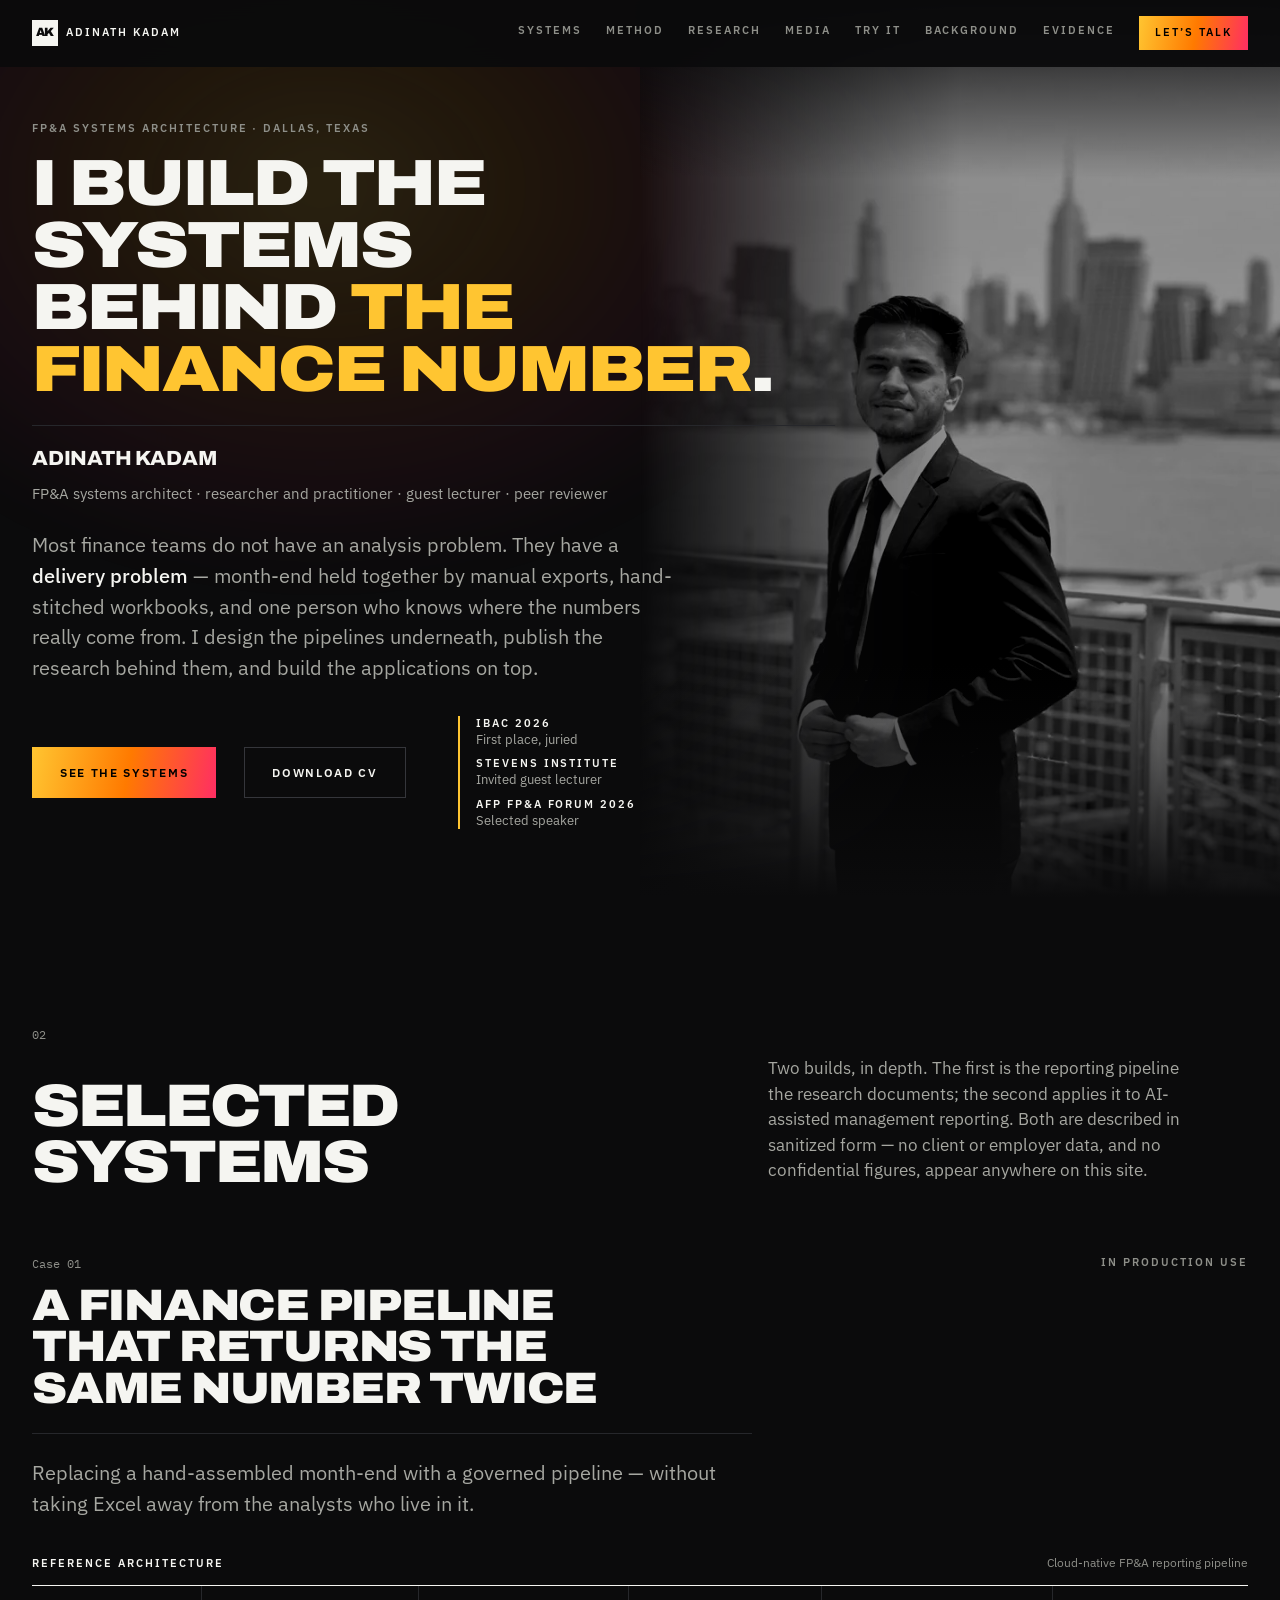
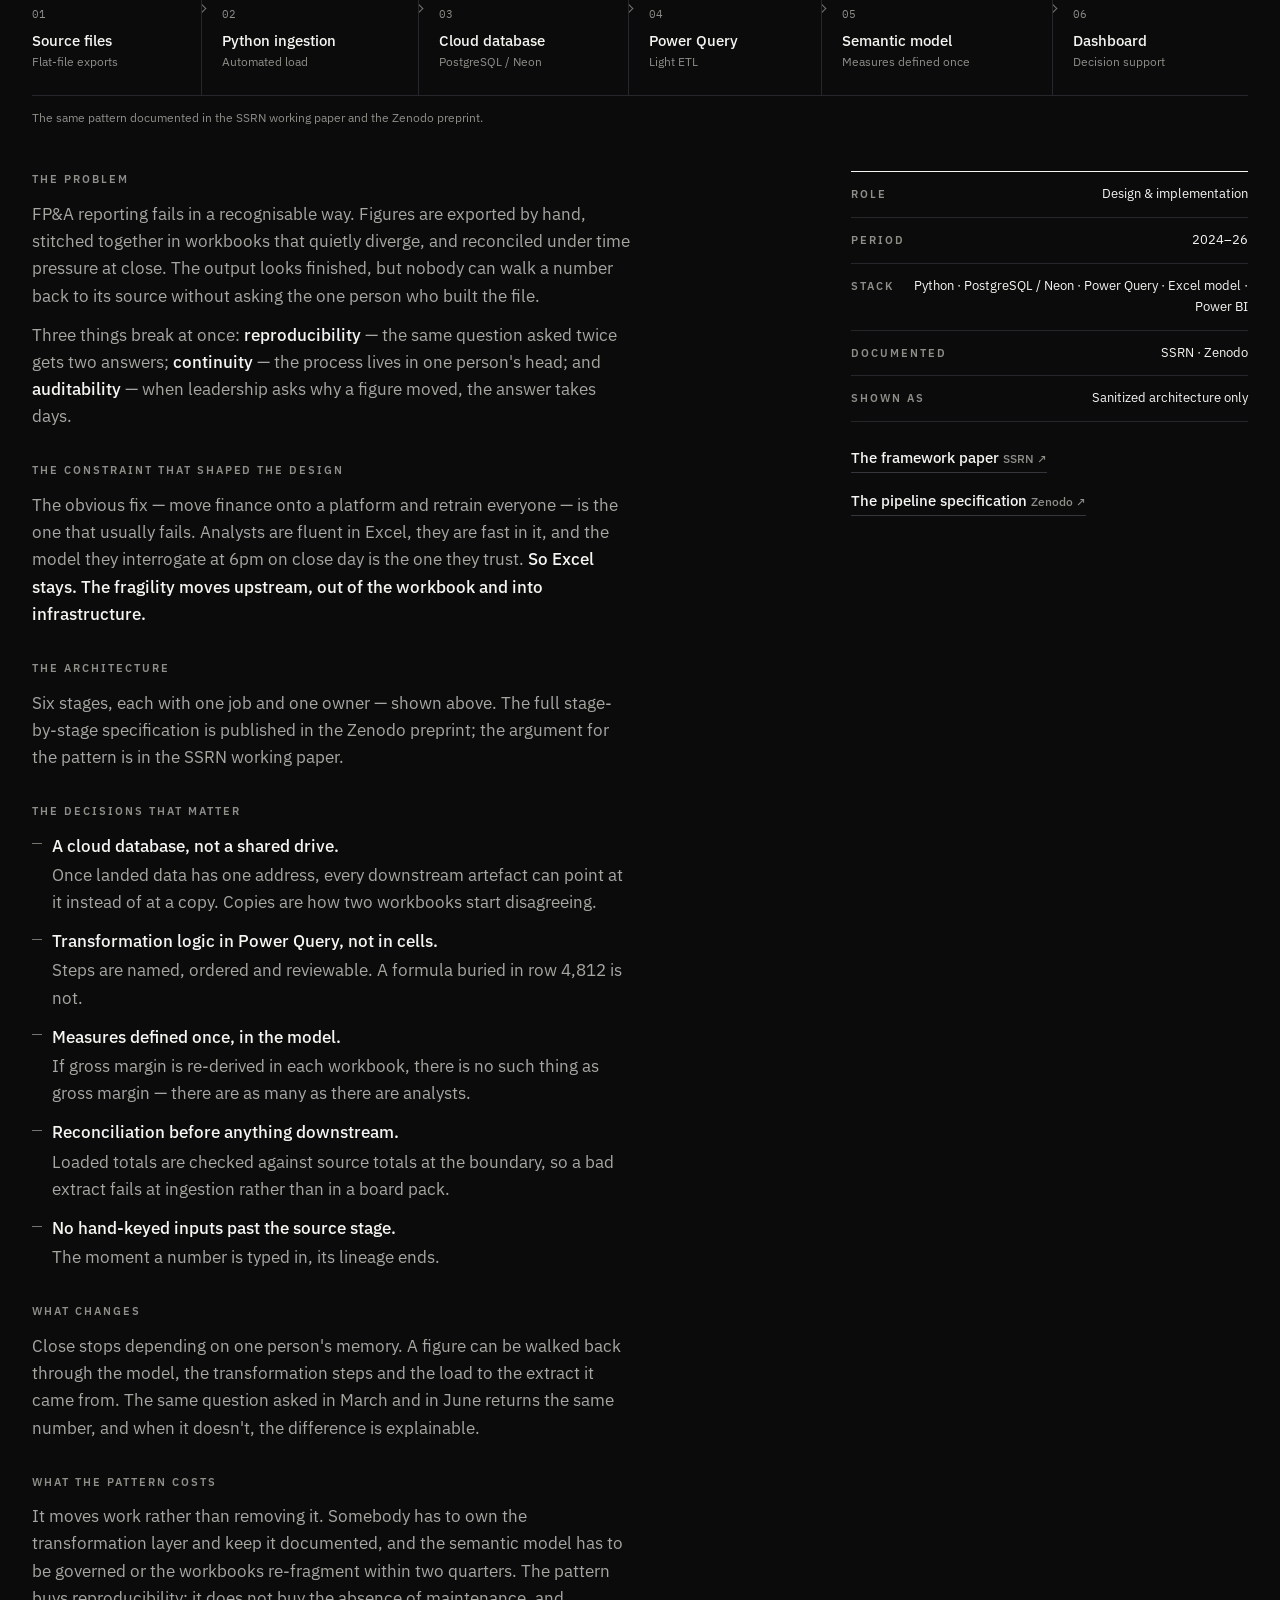
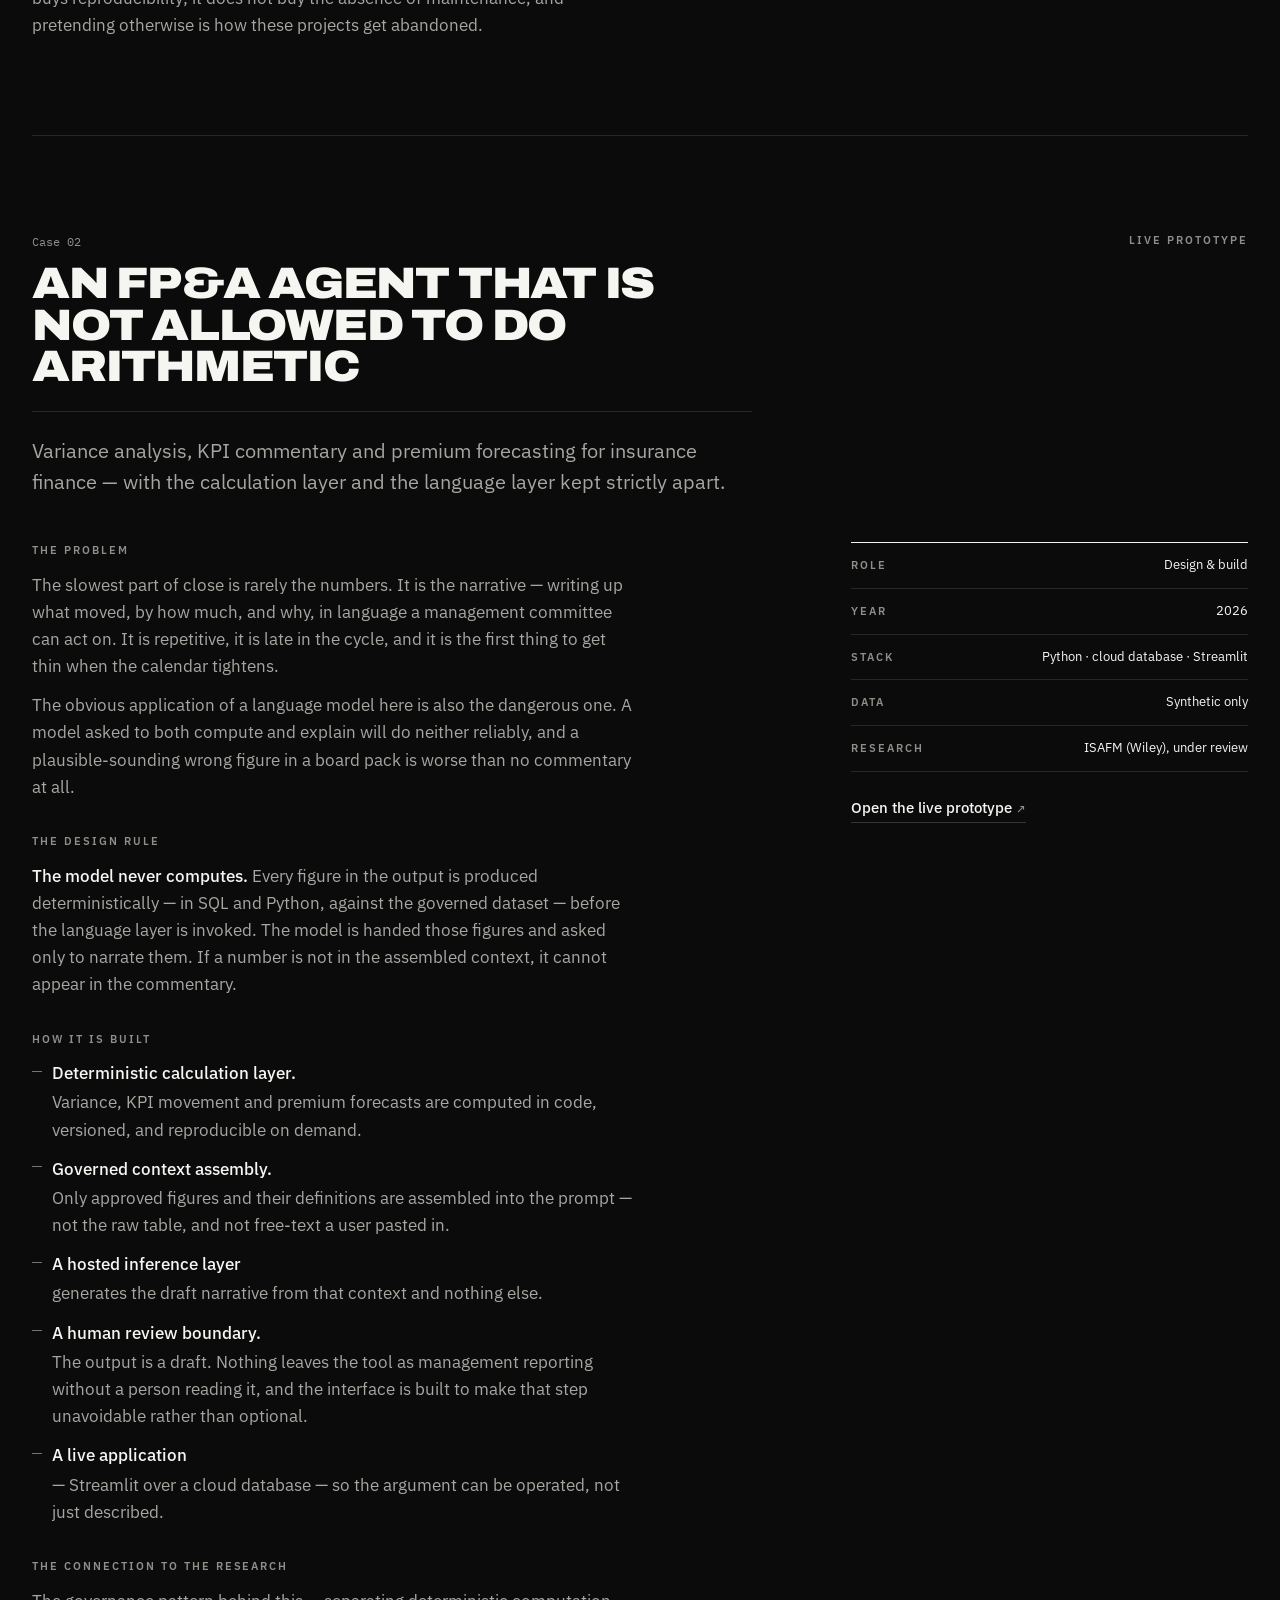
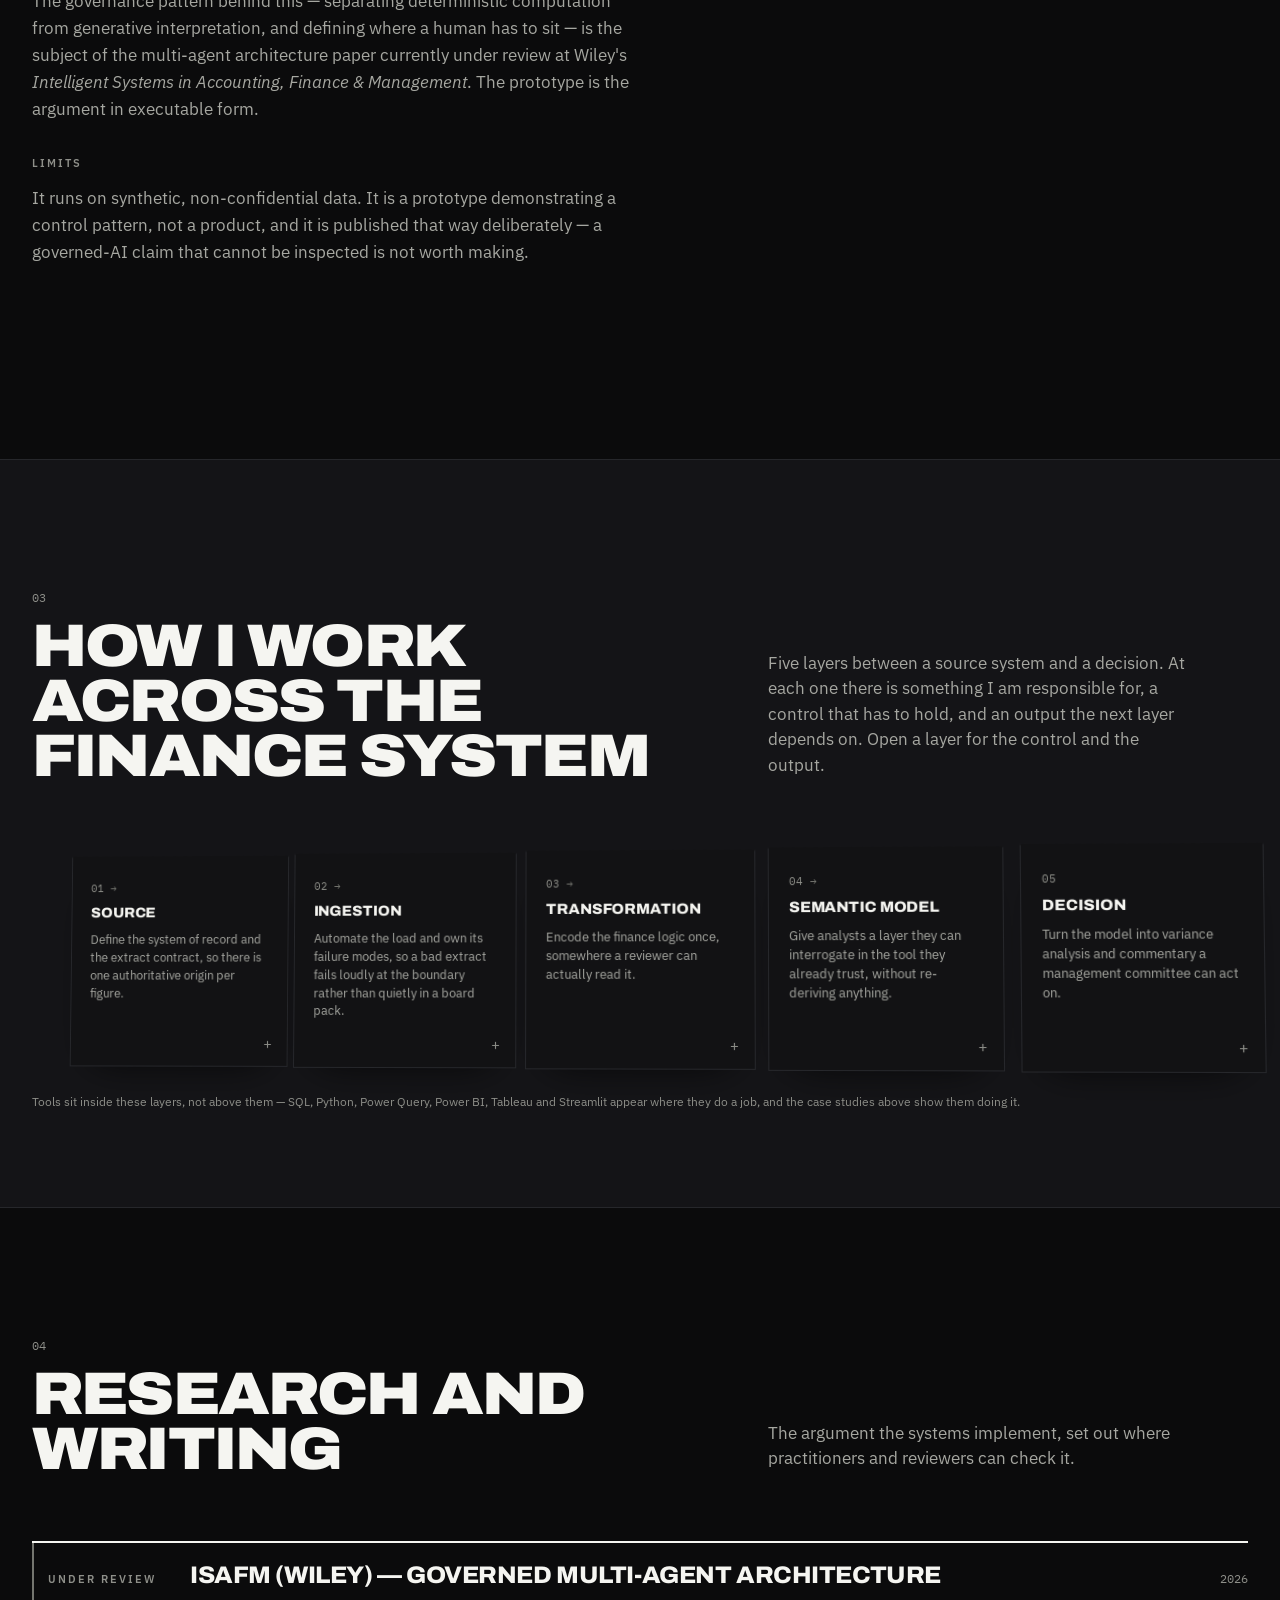
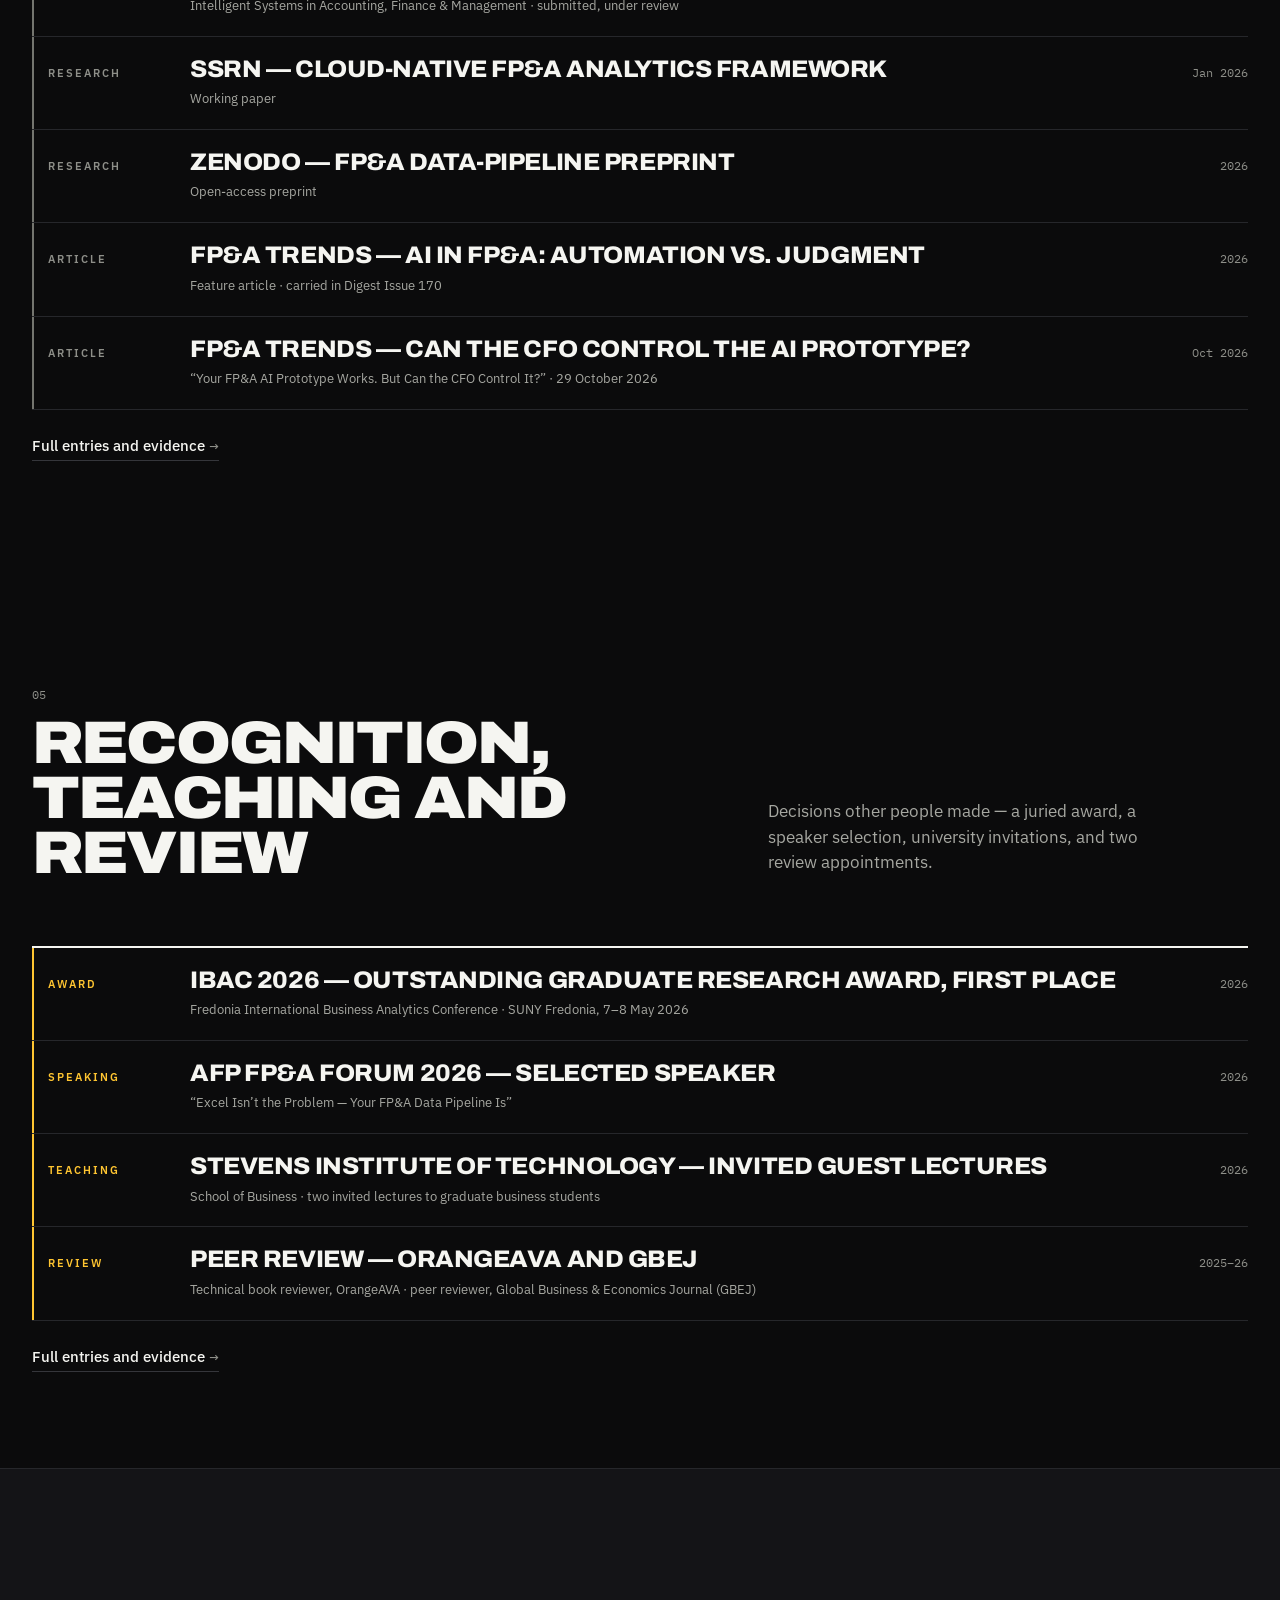
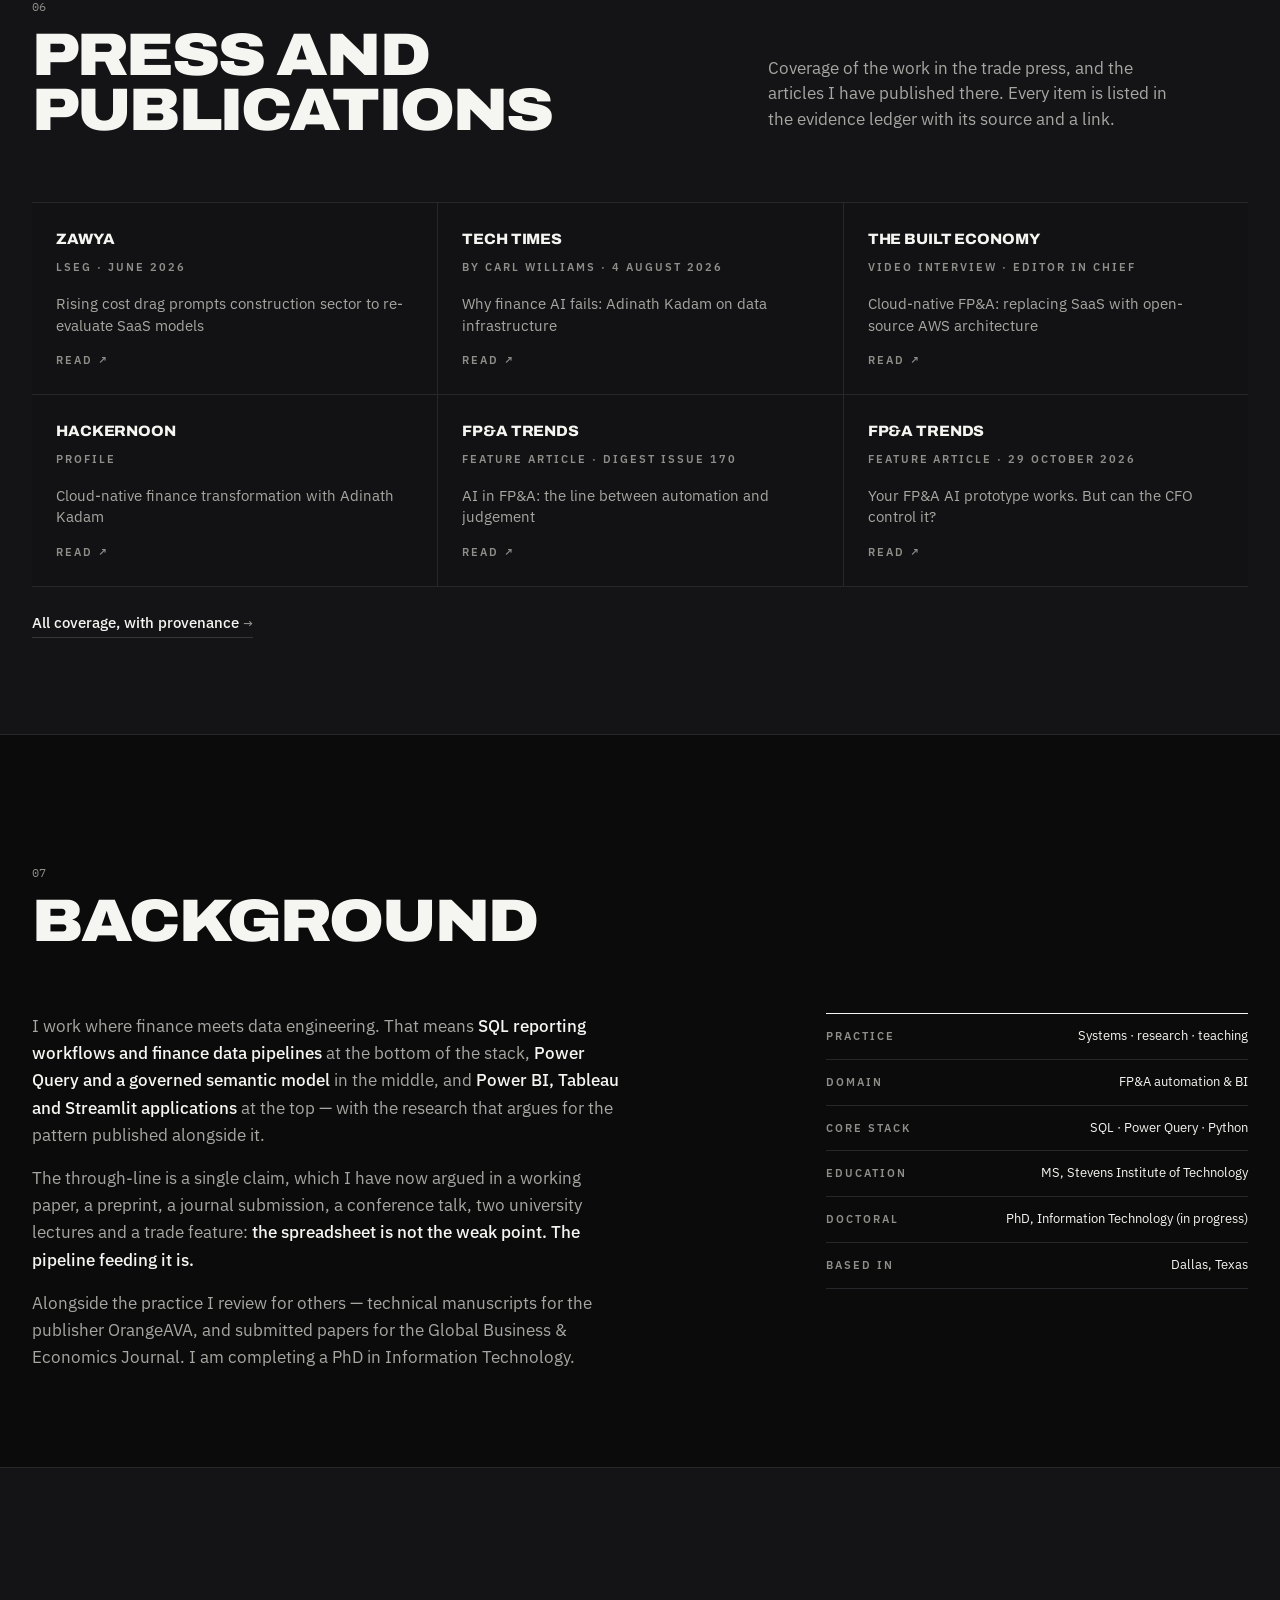
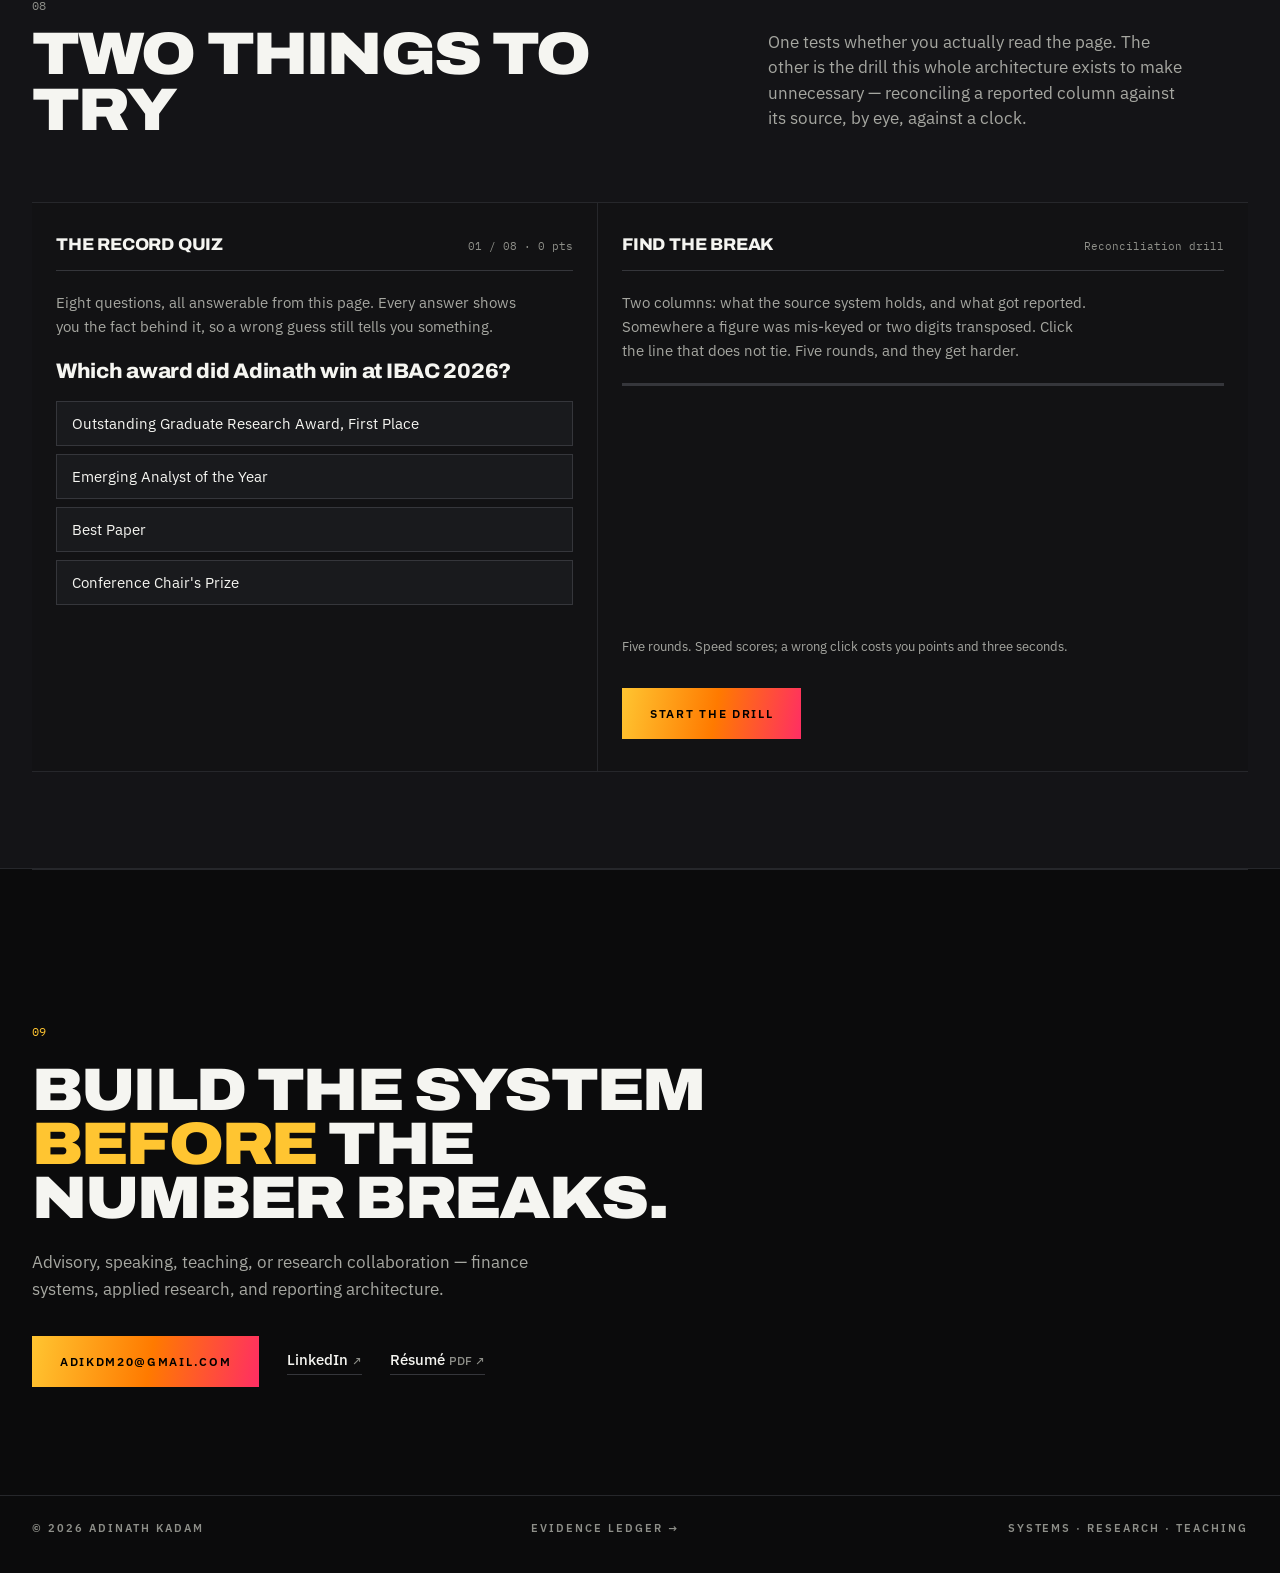
<file: index.html>
<!DOCTYPE html>
<html lang="en">
<head>
<meta charset="UTF-8">
<meta name="viewport" content="width=device-width, initial-scale=1.0">
<title>Adinath Kadam — FP&amp;A systems architecture</title>
<meta name="description" content="Adinath Kadam builds the reporting infrastructure underneath FP&amp;A — governed finance data pipelines, AI-assisted management reporting, published research, and teaching.">
<meta name="author" content="Adinath Kadam">
<meta property="og:title" content="Adinath Kadam — FP&amp;A systems architecture">
<meta property="og:description" content="The systems behind the finance number: governed pipelines, published research, and reporting people can audit.">
<meta property="og:type" content="profile">
<meta name="theme-color" content="#0B0B0C">
<!--
  ─────────────────────────────────────────────────────────────
  index.html — the public portfolio.
  record.html — the full evidence ledger (every entry, every source).

  WHERE THINGS LIVE
  • Hero, case studies, layers, bio, contact: in this file.
  • Research / recognition lists and the media strip: generated from
    files/data.js — set  home:true  on an entry to surface it here.
  • Styling: files/site.css   Behaviour: files/app.js

  BEFORE YOU PUBLISH — confirm these, they are the claims a
  skeptical reader will check first:
  • ISAFM (Wiley) is written as UNDER REVIEW. Change to
    "accepted" only once a formal decision is issued — three places:
    the entry in files/data.js, the Case 02 sidebar, and the Case 02
    research paragraph.
  • IBAC proceedings: currently written as "forthcoming".
    Change to "published" once the proceedings are issued.
  • The pipeline case study is written in sanitized form and names
    no employer or client. Keep it that way.
  • Case 02: name your actual inference layer if you want it stated
    (the copy currently says "a hosted inference layer").
  ─────────────────────────────────────────────────────────────
-->
<link rel="preconnect" href="https://fonts.googleapis.com">
<link rel="preconnect" href="https://fonts.gstatic.com" crossorigin>
<link href="https://fonts.googleapis.com/css2?family=Archivo:wdth,wght@100..125,600..900&family=IBM+Plex+Mono:wght@400;500&family=IBM+Plex+Sans:ital,wght@0,400;0,500;0,600;1,400&display=swap" rel="stylesheet">
<link rel="stylesheet" href="files/site.css">
</head>
<body>
<a class="skip" href="#main">Skip to content</a>

<nav id="nav"><div class="nav-in">
  <a href="#top" class="mark"><i>AK</i><span>Adinath Kadam</span></a>
  <div class="nav-links">
    <a href="#systems">Systems</a><a href="#method">Method</a><a href="#research">Research</a>
    <a href="#media">Media</a><a href="#play">Try it</a><a href="#background" class="wide-only">Background</a><a href="record.html">Evidence</a>
  </div>
  <a href="#contact" class="nav-cta">Let’s talk</a>
</div></nav>

<main id="main">

<!-- ══ 01 · thesis ══════════════════════════════════════════ -->
<header class="hero" id="top">
 <div class="hero-stage">
  <figure class="figure-plate">
    <img src="files/portrait.webp" alt="Adinath Kadam" width="800" height="1000" fetchpriority="high">
  </figure>
  <div class="wrap">
    <div class="hero-copy">
      <p class="lab">FP&amp;A systems architecture · Dallas, Texas</p>
      <h1>I build the systems<br>behind <em>the finance number</em>.</h1>
      <div class="byline">
        <p class="who">Adinath Kadam</p>
        <p class="what">FP&amp;A systems architect · researcher and practitioner · guest lecturer · peer reviewer</p>
      </div>
      <p class="hero-lead">Most finance teams do not have an analysis problem. They have a <b>delivery problem</b> — month-end held together by manual exports, hand-stitched workbooks, and one person who knows where the numbers really come from. I design the pipelines underneath, publish the research behind them, and build the applications on top.</p>
      <div class="hero-foot">
        <div class="actions">
          <a href="#systems" class="act">See the systems</a>
          <a href="files/Adinath_Kadam_Resume.pdf" target="_blank" rel="noopener" class="act ghost">Download CV</a>
        </div>
        <ul class="creds">
          <li><b>IBAC 2026</b> First place, juried</li>
          <li><b>Stevens Institute</b> Invited guest lecturer</li>
          <li><b>AFP FP&amp;A Forum 2026</b> Selected speaker</li>
        </ul>
      </div>
    </div>
  </div>
 </div>
</header>

<!-- ══ 02 · selected systems ════════════════════════════════ -->
<div class="wrap"><section class="sec" id="systems">
  <div class="sec-hd rise">
    <span class="idx">02</span>
    <h2>Selected systems</h2>
    <p class="sub">Two builds, in depth. The first is the reporting pipeline the research documents; the second applies it to AI-assisted management reporting. Both are described in sanitized form — no client or employer data, and no confidential figures, appear anywhere on this site.</p>
  </div>

  <!-- ── case 01 ── -->
  <article class="case">
    <div class="case-hd rise">
      <div>
        <span class="case-no">Case 01</span>
        <h3>A finance pipeline that returns the same number twice</h3>
      </div>
      <span class="case-status">In production use</span>
    </div>
    <p class="case-dek">Replacing a hand-assembled month-end with a governed pipeline — without taking Excel away from the analysts who live in it.</p>

  <figure class="diagram" style="margin:34px 0 0">
    <div class="diagram-hd">
      <span class="t">Reference architecture</span>
      <span class="c">Cloud-native FP&amp;A reporting pipeline <span class="desk-hide">— scroll →</span></span>
    </div>
    <div class="flow">
      <div class="stg"><div class="n">01</div><div class="t">Source files</div><div class="d">Flat-file exports</div></div>
      <div class="stg"><div class="n">02</div><div class="t">Python ingestion</div><div class="d">Automated load</div></div>
      <div class="stg"><div class="n">03</div><div class="t">Cloud database</div><div class="d">PostgreSQL / Neon</div></div>
      <div class="stg"><div class="n">04</div><div class="t">Power Query</div><div class="d">Light ETL</div></div>
      <div class="stg"><div class="n">05</div><div class="t">Semantic model</div><div class="d">Measures defined once</div></div>
      <div class="stg"><div class="n">06</div><div class="t">Dashboard</div><div class="d">Decision support</div></div>
    </div>
    <figcaption class="diagram-ft">The same pattern documented in the SSRN working paper and the Zenodo preprint.</figcaption>
  </figure>

    <div class="case-body">
      <div>
        <div class="beat">
          <h4>The problem</h4>
          <p>FP&amp;A reporting fails in a recognisable way. Figures are exported by hand, stitched together in workbooks that quietly diverge, and reconciled under time pressure at close. The output looks finished, but nobody can walk a number back to its source without asking the one person who built the file.</p>
          <p>Three things break at once: <b>reproducibility</b> — the same question asked twice gets two answers; <b>continuity</b> — the process lives in one person's head; and <b>auditability</b> — when leadership asks why a figure moved, the answer takes days.</p>
        </div>

        <div class="beat">
          <h4>The constraint that shaped the design</h4>
          <p>The obvious fix — move finance onto a platform and retrain everyone — is the one that usually fails. Analysts are fluent in Excel, they are fast in it, and the model they interrogate at 6pm on close day is the one they trust. <b>So Excel stays. The fragility moves upstream, out of the workbook and into infrastructure.</b></p>
        </div>

        <div class="beat">
          <h4>The architecture</h4>
          <p>Six stages, each with one job and one owner — shown above. The full stage-by-stage specification is published in the Zenodo preprint; the argument for the pattern is in the SSRN working paper.</p>
        </div>


        <div class="beat">
          <h4>The decisions that matter</h4>
          <ul>
            <li><b>A cloud database, not a shared drive.</b> Once landed data has one address, every downstream artefact can point at it instead of at a copy. Copies are how two workbooks start disagreeing.</li>
            <li><b>Transformation logic in Power Query, not in cells.</b> Steps are named, ordered and reviewable. A formula buried in row 4,812 is not.</li>
            <li><b>Measures defined once, in the model.</b> If gross margin is re-derived in each workbook, there is no such thing as gross margin — there are as many as there are analysts.</li>
            <li><b>Reconciliation before anything downstream.</b> Loaded totals are checked against source totals at the boundary, so a bad extract fails at ingestion rather than in a board pack.</li>
            <li><b>No hand-keyed inputs past the source stage.</b> The moment a number is typed in, its lineage ends.</li>
          </ul>
        </div>

        <div class="beat">
          <h4>What changes</h4>
          <p>Close stops depending on one person's memory. A figure can be walked back through the model, the transformation steps and the load to the extract it came from. The same question asked in March and in June returns the same number, and when it doesn't, the difference is explainable.</p>
        </div>

        <div class="beat">
          <h4>What the pattern costs</h4>
          <p>It moves work rather than removing it. Somebody has to own the transformation layer and keep it documented, and the semantic model has to be governed or the workbooks re-fragment within two quarters. The pattern buys reproducibility; it does not buy the absence of maintenance, and pretending otherwise is how these projects get abandoned.</p>
        </div>
      </div>

      <aside class="case-side">
        <div class="spec">
          <div class="r"><span class="k">Role</span><span class="v">Design &amp; implementation</span></div>
          <div class="r"><span class="k">Period</span><span class="v">2024–26</span></div>
          <div class="r"><span class="k">Stack</span><span class="v">Python · PostgreSQL / Neon · Power Query · Excel model · Power BI</span></div>
          <div class="r"><span class="k">Documented</span><span class="v">SSRN · Zenodo</span></div>
          <div class="r"><span class="k">Shown as</span><span class="v">Sanitized architecture only</span></div>
        </div>
        <div class="actions">
          <a class="lnk" href="https://ssrn.com/abstract=6091647" target="_blank" rel="noopener">The framework paper <span class="x">SSRN ↗</span></a>
          <a class="lnk" href="https://zenodo.org/records/20263655" target="_blank" rel="noopener">The pipeline specification <span class="x">Zenodo ↗</span></a>
        </div>
      </aside>
    </div>
  </article>

  <!-- ── case 02 ── -->
  <article class="case">
    <div class="case-hd rise">
      <div>
        <span class="case-no">Case 02</span>
        <h3>An FP&amp;A agent that is not allowed to do arithmetic</h3>
      </div>
      <span class="case-status">Live prototype</span>
    </div>
    <p class="case-dek">Variance analysis, KPI commentary and premium forecasting for insurance finance — with the calculation layer and the language layer kept strictly apart.</p>

    <div class="case-body">
      <div>
        <div class="beat">
          <h4>The problem</h4>
          <p>The slowest part of close is rarely the numbers. It is the narrative — writing up what moved, by how much, and why, in language a management committee can act on. It is repetitive, it is late in the cycle, and it is the first thing to get thin when the calendar tightens.</p>
          <p>The obvious application of a language model here is also the dangerous one. A model asked to both compute and explain will do neither reliably, and a plausible-sounding wrong figure in a board pack is worse than no commentary at all.</p>
        </div>

        <div class="beat">
          <h4>The design rule</h4>
          <p><b>The model never computes.</b> Every figure in the output is produced deterministically — in SQL and Python, against the governed dataset — before the language layer is invoked. The model is handed those figures and asked only to narrate them. If a number is not in the assembled context, it cannot appear in the commentary.</p>
        </div>

        <div class="beat">
          <h4>How it is built</h4>
          <ul>
            <li><b>Deterministic calculation layer.</b> Variance, KPI movement and premium forecasts are computed in code, versioned, and reproducible on demand.</li>
            <li><b>Governed context assembly.</b> Only approved figures and their definitions are assembled into the prompt — not the raw table, and not free-text a user pasted in.</li>
            <li><b>A hosted inference layer</b> generates the draft narrative from that context and nothing else.</li>
            <li><b>A human review boundary.</b> The output is a draft. Nothing leaves the tool as management reporting without a person reading it, and the interface is built to make that step unavoidable rather than optional.</li>
            <li><b>A live application</b> — Streamlit over a cloud database — so the argument can be operated, not just described.</li>
          </ul>
        </div>

        <div class="beat">
          <h4>The connection to the research</h4>
          <p>The governance pattern behind this — separating deterministic computation from generative interpretation, and defining where a human has to sit — is the subject of the multi-agent architecture paper currently under review at Wiley's <i>Intelligent Systems in Accounting, Finance &amp; Management</i>. The prototype is the argument in executable form.</p>
        </div>

        <div class="beat">
          <h4>Limits</h4>
          <p>It runs on synthetic, non-confidential data. It is a prototype demonstrating a control pattern, not a product, and it is published that way deliberately — a governed-AI claim that cannot be inspected is not worth making.</p>
        </div>
      </div>

      <aside class="case-side">
        <div class="spec">
          <div class="r"><span class="k">Role</span><span class="v">Design &amp; build</span></div>
          <div class="r"><span class="k">Year</span><span class="v">2026</span></div>
          <div class="r"><span class="k">Stack</span><span class="v">Python · cloud database · Streamlit</span></div>
          <div class="r"><span class="k">Data</span><span class="v">Synthetic only</span></div>
          <div class="r"><span class="k">Research</span><span class="v">ISAFM (Wiley), under review</span></div>
        </div>
        <div class="actions">
          <a class="lnk" href="https://insurance-premium-fpaa-agent-zqbtzjmr6bpyvj6muapykw.streamlit.app/" target="_blank" rel="noopener">Open the live prototype <span class="x">↗</span></a>
        </div>
      </aside>
    </div>
  </article>
</section></div>

<!-- ══ 03 · method ══════════════════════════════════════════ -->
<div class="band"><div class="wrap"><section class="sec" id="method">
  <div class="sec-hd rise">
    <span class="idx">03</span>
    <h2>How I work across the finance system</h2>
    <p class="sub">Five layers between a source system and a decision. At each one there is something I am responsible for, a control that has to hold, and an output the next layer depends on. Open a layer for the control and the output.</p>
  </div>

  <div class="layers-scene">
  <div class="layers">
    <button class="layer" type="button" aria-expanded="false">
      <span class="n">01</span>
      <h3>Source</h3>
      <p class="role">Define the system of record and the extract contract, so there is one authoritative origin per figure.</p>
      <div class="layer-more"><div><dl>
        <dt>Control</dt><dd>One authoritative source per figure. No hand-keyed inputs past this point — the moment a number is typed in, its lineage ends.</dd>
        <dt>Output</dt><dd>A dated, repeatable extract that can be re-pulled and re-checked.</dd>
      </dl></div></div>
      <span class="cue" aria-hidden="true">+</span>
    </button>

    <button class="layer" type="button" aria-expanded="false">
      <span class="n">02</span>
      <h3>Ingestion</h3>
      <p class="role">Automate the load and own its failure modes, so a bad extract fails loudly at the boundary rather than quietly in a board pack.</p>
      <div class="layer-more"><div><dl>
        <dt>Control</dt><dd>Idempotent runs, load logs, schema checks on arrival, and reconciliation of loaded totals against source totals before anything downstream reads the data.</dd>
        <dt>Output</dt><dd>Raw data landed in a cloud database, versioned by run.</dd>
      </dl></div></div>
      <span class="cue" aria-hidden="true">+</span>
    </button>

    <button class="layer" type="button" aria-expanded="false">
      <span class="n">03</span>
      <h3>Transformation</h3>
      <p class="role">Encode the finance logic once, somewhere a reviewer can actually read it.</p>
      <div class="layer-more"><div><dl>
        <dt>Control</dt><dd>Named, ordered Power Query steps rather than formulas buried in cells; changes are reviewable, and the lineage from output back to source is documented.</dd>
        <dt>Output</dt><dd>A governed dataset with a stated definition for every field.</dd>
      </dl></div></div>
      <span class="cue" aria-hidden="true">+</span>
    </button>

    <button class="layer" type="button" aria-expanded="false">
      <span class="n">04</span>
      <h3>Semantic model</h3>
      <p class="role">Give analysts a layer they can interrogate in the tool they already trust, without re-deriving anything.</p>
      <div class="layer-more"><div><dl>
        <dt>Control</dt><dd>Measures defined once in the model, never per workbook. If a metric is re-derived downstream, there is no single definition of it.</dd>
        <dt>Output</dt><dd>An Excel and Power BI model that returns the same number to everyone who asks.</dd>
      </dl></div></div>
      <span class="cue" aria-hidden="true">+</span>
    </button>

    <button class="layer" type="button" aria-expanded="false">
      <span class="n">05</span>
      <h3>Decision</h3>
      <p class="role">Turn the model into variance analysis and commentary a management committee can act on.</p>
      <div class="layer-more"><div><dl>
        <dt>Control</dt><dd>Figures generated deterministically; narrative drafted from those figures only; a human reads it before it leaves. Where AI assists, it narrates — it does not calculate.</dd>
        <dt>Output</dt><dd>Management reporting whose every number can be walked back to its source.</dd>
      </dl></div></div>
      <span class="cue" aria-hidden="true">+</span>
    </button>
  </div>
  </div>
  <p class="layers-note">Tools sit inside these layers, not above them — SQL, Python, Power Query, Power BI, Tableau and Streamlit appear where they do a job, and the case studies above show them doing it.</p>
</section></div></div>

<!-- ══ 04 · research ════════════════════════════════════════ -->
<div class="wrap"><section class="sec" id="research">
  <div class="sec-hd rise">
    <span class="idx">04</span>
    <h2>Research and writing</h2>
    <p class="sub">The argument the systems implement, set out where practitioners and reviewers can check it.</p>
  </div>
  <div class="list" data-list="Research"></div>
  <div class="list-foot">
    <a class="lnk" href="record.html#index">Full entries and evidence <span class="x">→</span></a>
  </div>
</section></div>

<!-- ══ 05 · recognition ═════════════════════════════════════ -->
<div class="wrap"><section class="sec" id="recognition">
  <div class="sec-hd rise">
    <span class="idx">05</span>
    <h2>Recognition, teaching and review</h2>
    <p class="sub">Decisions other people made — a juried award, a speaker selection, university invitations, and two review appointments.</p>
  </div>
  <div class="list" data-list="Recognition &amp; service,Speaking &amp; teaching"></div>
  <div class="list-foot">
    <a class="lnk" href="record.html#index">Full entries and evidence <span class="x">→</span></a>
  </div>
</section></div>

<!-- ══ 06 · media ═══════════════════════════════════════════ -->
<div class="band"><div class="wrap"><section class="sec" id="media">
  <div class="sec-hd rise">
    <span class="idx">06</span>
    <h2>Press and publications</h2>
    <p class="sub">Coverage of the work in the trade press, and the articles I have published there. Every item is listed in the evidence ledger with its source and a link.</p>
  </div>
  <div class="media" id="mediaStrip"></div>
  <div class="list-foot">
    <a class="lnk" href="record.html#press">All coverage, with provenance <span class="x">→</span></a>
  </div>
</section></div></div>

<!-- ══ 07 · background ══════════════════════════════════════ -->
<div class="wrap"><section class="sec" id="background">
  <div class="sec-hd rise">
    <span class="idx">07</span>
    <h2>Background</h2>
  </div>
  <div class="bio">
    <div>
      <p>I work where finance meets data engineering. That means <b>SQL reporting workflows and finance data pipelines</b> at the bottom of the stack, <b>Power Query and a governed semantic model</b> in the middle, and <b>Power BI, Tableau and Streamlit applications</b> at the top — with the research that argues for the pattern published alongside it.</p>
      <p>The through-line is a single claim, which I have now argued in a working paper, a preprint, a journal submission, a conference talk, two university lectures and a trade feature: <b>the spreadsheet is not the weak point. The pipeline feeding it is.</b></p>
      <p>Alongside the practice I review for others — technical manuscripts for the publisher OrangeAVA, and submitted papers for the Global Business &amp; Economics Journal. I am completing a PhD in Information Technology.</p>
    </div>
    <div class="spec">
      <div class="r"><span class="k">Practice</span><span class="v">Systems · research · teaching</span></div>
      <div class="r"><span class="k">Domain</span><span class="v">FP&amp;A automation &amp; BI</span></div>
      <div class="r"><span class="k">Core stack</span><span class="v">SQL · Power Query · Python</span></div>
      <div class="r"><span class="k">Education</span><span class="v">MS, Stevens Institute of Technology</span></div>
      <div class="r"><span class="k">Doctoral</span><span class="v">PhD, Information Technology (in progress)</span></div>
      <div class="r"><span class="k">Based in</span><span class="v">Dallas, Texas</span></div>
    </div>
  </div>
</section></div>

<!-- ══ 08 · interactive ═════════════════════════════════════ -->
<div class="band"><div class="wrap"><section class="sec" id="play">
  <div class="sec-hd rise">
    <span class="idx">08</span>
    <h2>Two things to try</h2>
    <p class="sub">One tests whether you actually read the page. The other is the drill this whole architecture exists to make unnecessary — reconciling a reported column against its source, by eye, against a clock.</p>
  </div>

  <div class="play">
    <!-- quiz -->
    <div id="quiz">
      <div class="play-hd">
        <h3>The record quiz</h3>
        <span class="meta"><span class="q-step">01 / 08</span> · <span class="q-score">0 pts</span></span>
      </div>
      <p class="play-intro">Eight questions, all answerable from this page. Every answer shows you the fact behind it, so a wrong guess still tells you something.</p>
      <div class="q-body">
        <p class="q-text"></p>
        <div class="q-opts"></div>
        <p class="q-why" hidden></p>
        <button type="button" class="act ghost q-next" hidden>Next question</button>
      </div>
    </div>

    <!-- drill -->
    <div id="drill">
      <div class="play-hd">
        <h3>Find the break</h3>
        <span class="meta g-status">Reconciliation drill</span>
      </div>
      <p class="play-intro">Two columns: what the source system holds, and what got reported. Somewhere a figure was mis-keyed or two digits transposed. Click the line that does not tie. Five rounds, and they get harder.</p>
      <div class="g-bar"><span></span></div>
      <div class="g-table"></div>
      <p class="g-msg">Five rounds. Speed scores; a wrong click costs you points and three seconds.</p>
      <button type="button" class="act g-start">Start the drill</button>
    </div>
  </div>
</section></div></div>

<!-- ══ 09 · contact ═════════════════════════════════════════ -->
<div class="wrap"><section class="contact" id="contact">
  <p class="idx" style="font-family:var(--f-num);font-size:12px;color:var(--volt);margin-bottom:22px">09</p>
  <h2>Build the system <em>before</em> the number breaks.</h2>
  <p>Advisory, speaking, teaching, or research collaboration — finance systems, applied research, and reporting architecture.</p>
  <div class="actions">
    <a href="mailto:adikdm20@gmail.com" class="act">adikdm20@gmail.com</a>
    <a href="https://www.linkedin.com/in/adinath-k/" target="_blank" rel="noopener" class="lnk">LinkedIn <span class="x">↗</span></a>
    <a href="files/Adinath_Kadam_Resume.pdf" target="_blank" rel="noopener" class="lnk">Résumé <span class="x">PDF ↗</span></a>
  </div>
</section></div>

</main>

<footer><div class="foot-in">
  <span>© 2026 Adinath Kadam</span>
  <span><a href="record.html">Evidence ledger →</a></span>
  <span>Systems · Research · Teaching</span>
</div></footer>

<script src="files/data.js"></script>
<script src="files/app.js"></script>
<script src="files/interactive.js"></script>
<script src="files/depth.js"></script>
</body>
</html>
</file>
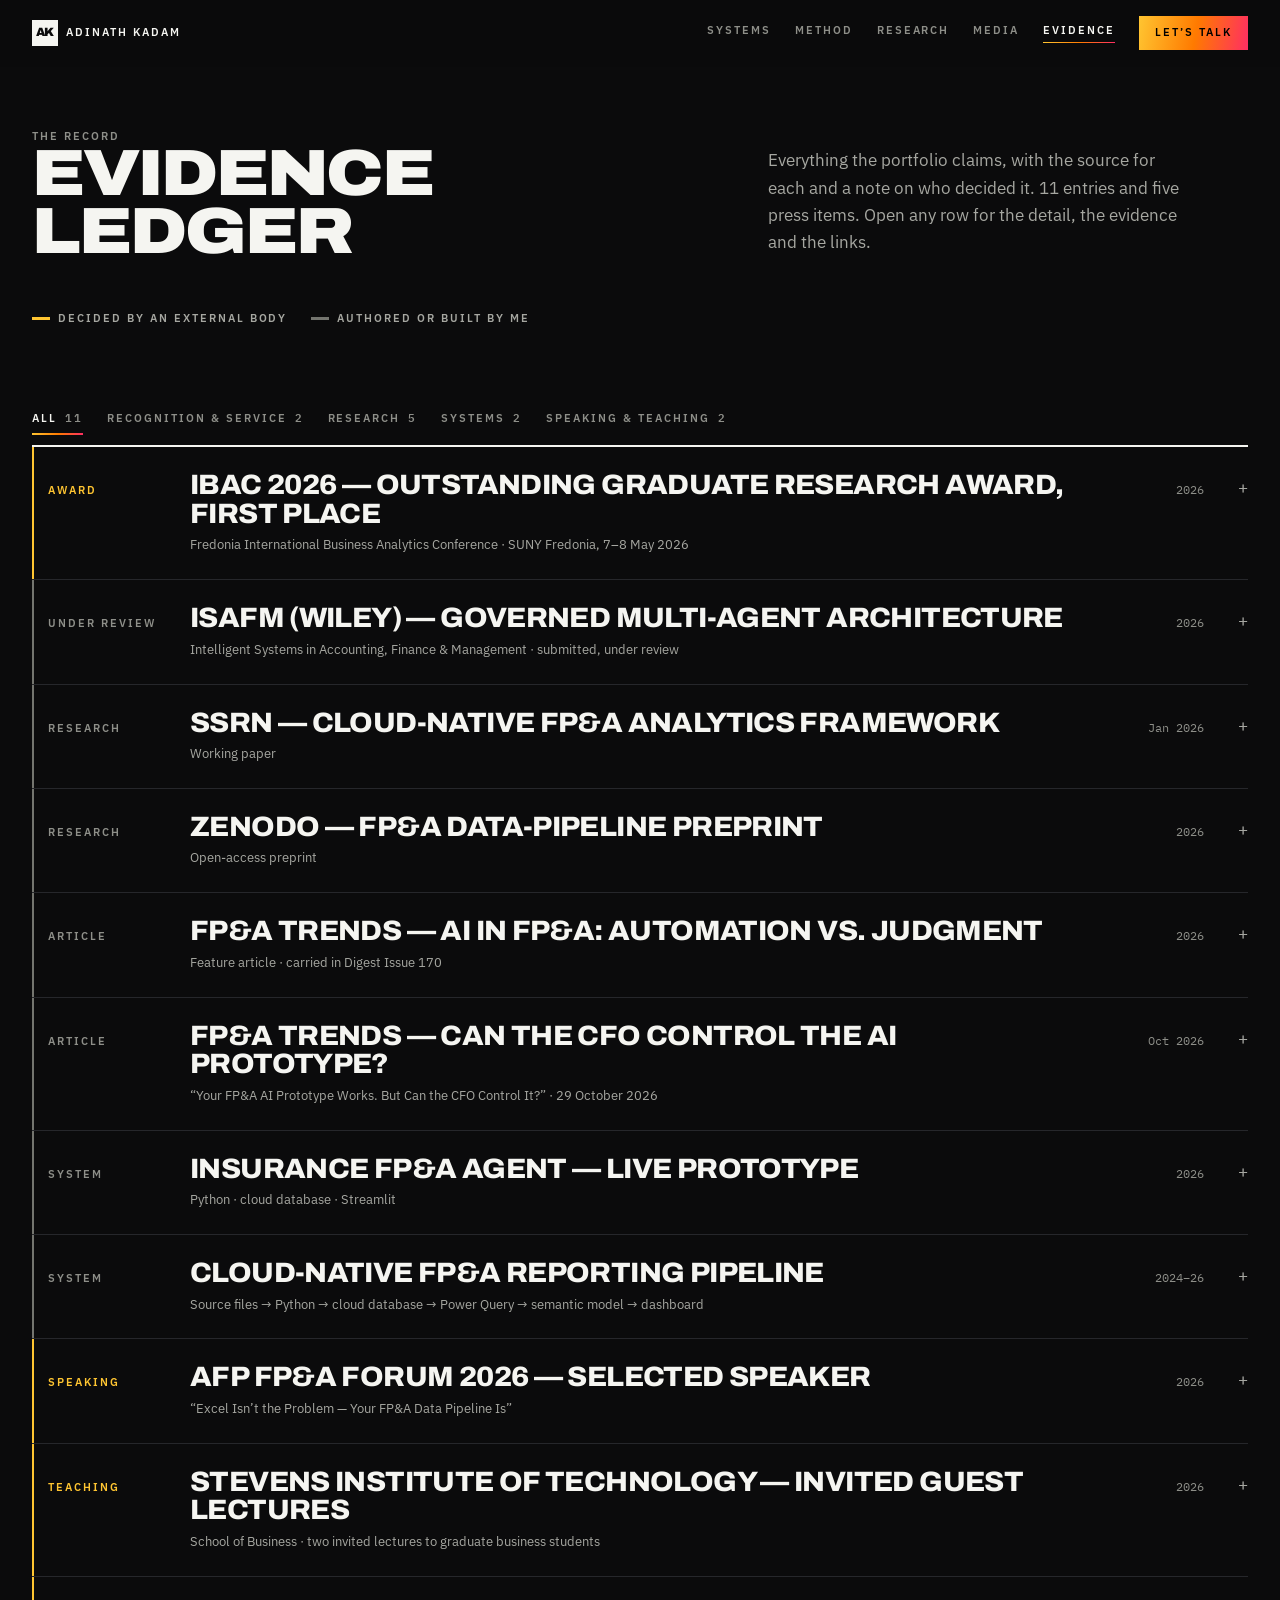
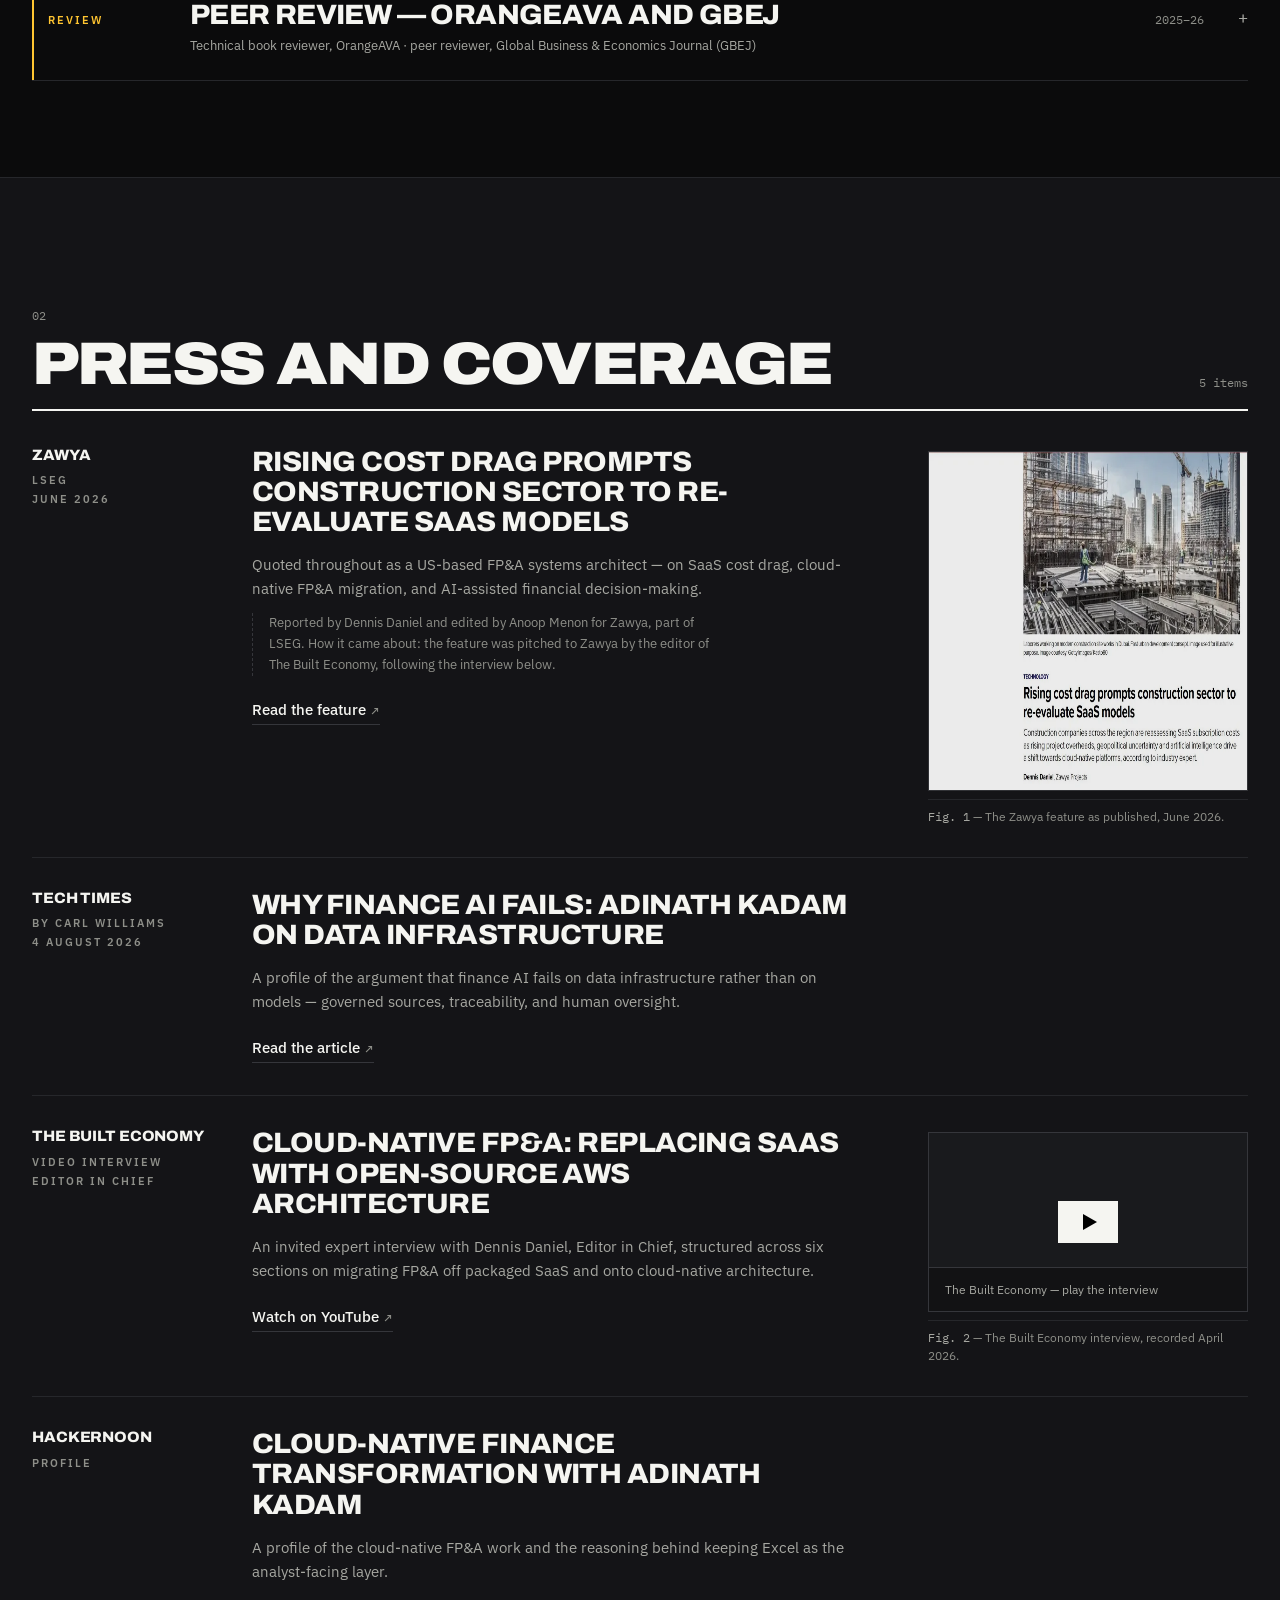
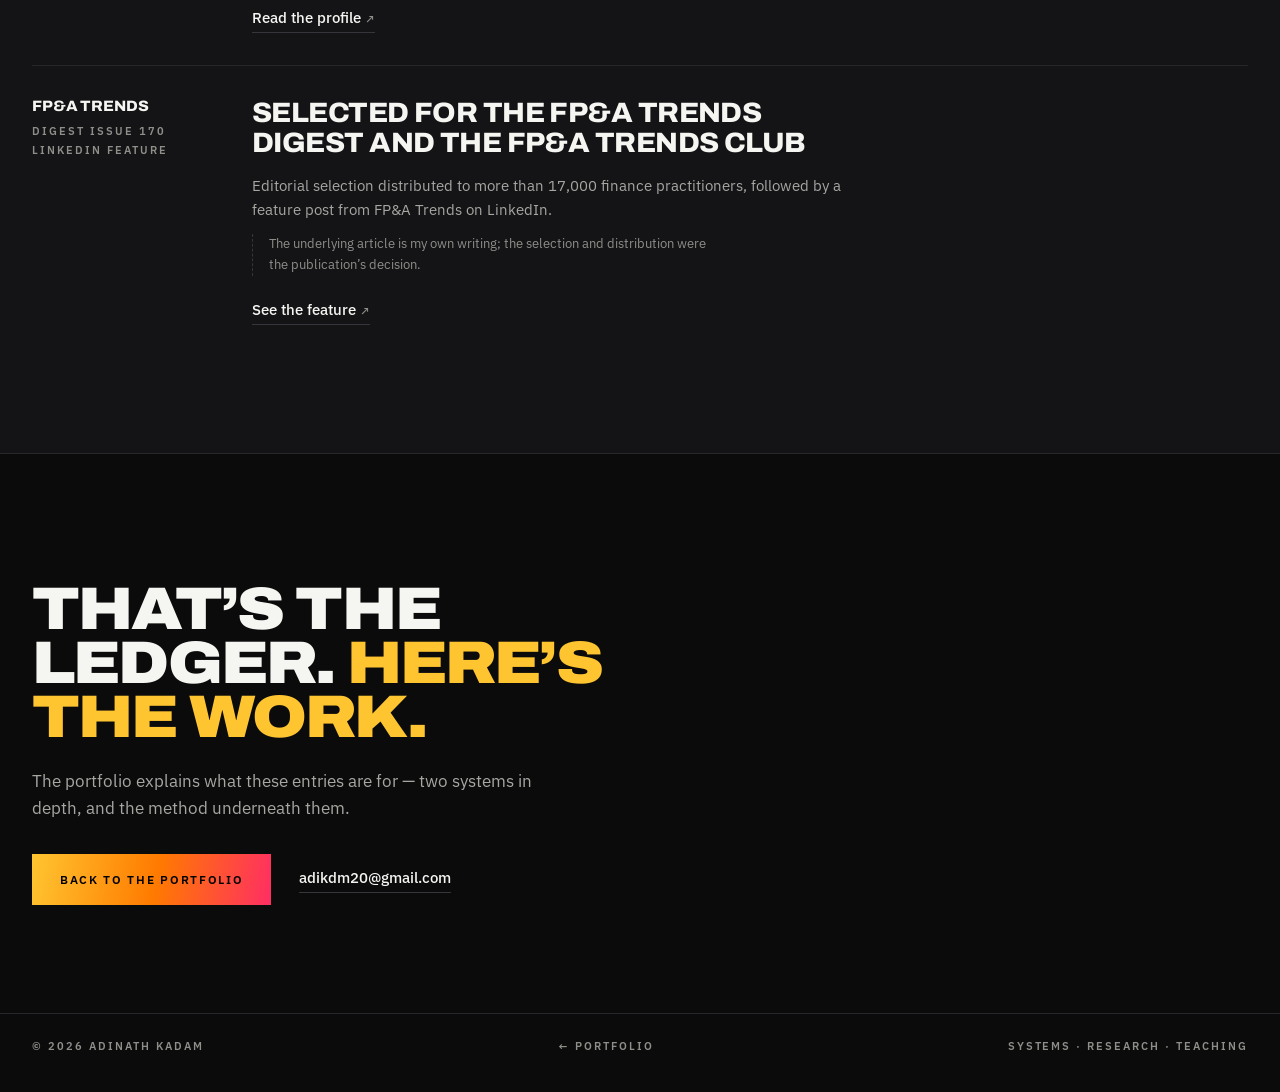
<file: record.html>
<!DOCTYPE html>
<html lang="en">
<head>
<meta charset="UTF-8">
<meta name="viewport" content="width=device-width, initial-scale=1.0">
<title>Evidence ledger — Adinath Kadam</title>
<meta name="description" content="The complete record behind adinathkadam.github.io — every award, publication, system, lecture, review appointment and press item, with the evidence for each and who decided it.">
<meta name="author" content="Adinath Kadam">
<meta name="robots" content="index,follow">
<meta property="og:title" content="Evidence ledger — Adinath Kadam">
<meta property="og:description" content="Every claim on the portfolio, with its source and who decided it.">
<meta name="theme-color" content="#0B0B0C">
<!--
  ─────────────────────────────────────────────────────────────
  record.html — the evidence ledger.
  Content lives in files/data.js and is shared with index.html.
  This is where the detailed provenance belongs; the home page
  leads with relevance and links here.
  ─────────────────────────────────────────────────────────────
-->
<link rel="preconnect" href="https://fonts.googleapis.com">
<link rel="preconnect" href="https://fonts.gstatic.com" crossorigin>
<link href="https://fonts.googleapis.com/css2?family=Archivo:wdth,wght@100..125,600..900&family=IBM+Plex+Mono:wght@400;500&family=IBM+Plex+Sans:ital,wght@0,400;0,500;0,600;1,400&display=swap" rel="stylesheet">
<link rel="stylesheet" href="files/site.css">
</head>
<body>
<a class="skip" href="#main">Skip to content</a>

<nav id="nav"><div class="nav-in">
  <a href="index.html" class="mark"><i>AK</i><span>Adinath Kadam</span></a>
  <div class="nav-links">
    <a href="index.html#systems">Systems</a><a href="index.html#method">Method</a>
    <a href="index.html#research">Research</a><a href="index.html#media">Media</a>
    <a href="record.html" aria-current="page">Evidence</a>
  </div>
  <a href="index.html#contact" class="nav-cta">Let’s talk</a>
</div></nav>

<main id="main">

<div class="wrap">
  <header class="ledger-hd">
    <p class="lab">The record</p>
    <h1>Evidence ledger</h1>
    <p class="sub">Everything the portfolio claims, with the source for each and a note on who decided it. <span id="recCount">10</span> entries and five press items. Open any row for the detail, the evidence and the links.</p>
    <div class="keys">
      <span class="key"><i style="background:var(--volt)"></i>Decided by an external body</span>
      <span class="key"><i style="background:var(--chalk-3)"></i>Authored or built by me</span>
    </div>
  </header>
</div>

<div class="wrap"><section class="sec" id="index-sec" style="padding-top:40px">
  <div class="filters" id="filters" role="group" aria-label="Filter the record"></div>
  <div class="index" id="index"></div>
</section></div>

<div class="band"><div class="wrap"><section class="sec" id="press">
  <div class="press-hd">
    <div><span class="idx">02</span><h2>Press and coverage</h2></div>
    <span class="cnt" id="pressCount"></span>
  </div>
  <div id="pressList"></div>
</section></div></div>

<div class="wrap"><section class="contact" id="back" style="border-top:0">
  <h2>That’s the ledger. <em>Here’s the work.</em></h2>
  <p>The portfolio explains what these entries are for — two systems in depth, and the method underneath them.</p>
  <div class="actions">
    <a href="index.html" class="act">Back to the portfolio</a>
    <a href="mailto:adikdm20@gmail.com" class="lnk">adikdm20@gmail.com</a>
  </div>
</section></div>

</main>

<footer><div class="foot-in">
  <span>© 2026 Adinath Kadam</span>
  <span><a href="index.html">← Portfolio</a></span>
  <span>Systems · Research · Teaching</span>
</div></footer>

<script src="files/data.js"></script>
<script src="files/app.js"></script>
<script src="files/depth.js"></script>
</body>
</html>
</file>
<file: files/site.css>
/* ═══════════════════════════════════════════════════════════
   adinathkadam.github.io/Portfolio — shared stylesheet
   Loaded by index.html and record.html.

   TYPE DISCIPLINE — keep this if you edit:
   Archivo        display only, uppercase, heavy
   IBM Plex Sans  everything read as language, labels included
   IBM Plex Mono  numerals and codes only
   ═══════════════════════════════════════════════════════════ */

:root{
  --void:#0B0B0C;
  --panel:#121214;
  --panel-2:#191A1D;
  --panel-3:#1F2024;
  --line:#26272B;
  --line-2:#35363B;
  --chalk:#F5F5F1;
  --chalk-2:#A6A7A1;   /* 8.1:1  */
  --chalk-2b:#8E8F89;  /* 6.0:1 — anything under 14px */
  --chalk-3:#74756F;   /* 4.2:1 — inert marks only     */
  --volt:#FFC531;      /* 12.4:1 — the brand yellow, unchanged */
  --volt-deep:#B98708;
  --focus:#FFC531;

  /* ── the accent gradient ─────────────────────────────────
     One gradient, three stops, built out of the existing
     yellow. It appears in exactly three places: the primary
     call to action, one ambient glow behind the hero, and the
     hover and active edges of cards and links. Nowhere else.

     Flat --volt still means "an outside body decided this" —
     awards, the credential rail, external sources in the
     ledger. Meaning stays flat; interaction is the gradient.
     Keeping those two channels apart is the whole trick. */
  --g1:#FFC531;   /* the detected brand yellow */
  --g2:#FF7A00;
  --g3:#FF2E63;
  --grad:linear-gradient(100deg,var(--g1) 0%,var(--g2) 52%,var(--g3) 100%);
  /* hover darkens by laying 10% black over the same three
     stops, so the gradient itself is never redefined and black
     label text still clears 4.5:1 at the magenta end */
  --grad-press:linear-gradient(rgba(0,0,0,.10),rgba(0,0,0,.10)),
               linear-gradient(100deg,var(--g1) 0%,var(--g2) 52%,var(--g3) 100%);

  --f-disp:'Archivo','Helvetica Neue',Arial,sans-serif;
  --f-sans:'IBM Plex Sans',-apple-system,BlinkMacSystemFont,'Segoe UI',sans-serif;
  --f-num:'IBM Plex Mono',ui-monospace,'SF Mono',Menlo,monospace;

  --col:1280px;
  --pad:32px;
  --lab:11px; --lab-t:.18em;

  /* ── type scale ──────────────────────────────────────────
     Six text sizes and six display sizes. Nothing else. If a
     size you want is not here, use the nearest one — the whole
     point is that the page has a scale rather than opinions. */
  --d0:clamp(17px,1.6vw,21px);
  --d1:clamp(19px,1.9vw,24px);
  --d2:clamp(21px,2.2vw,28px);
  --d3:clamp(26px,3.6vw,44px);
  --d4:clamp(32px,5vw,60px);
  --d5:clamp(34px,5.1vw,66px);

  /* ── spacing ─────────────────────────────────────────────
     Everything is a multiple of 4. 1-3px is for hairlines and
     optical nudges only. */
  --s1:4px;  --s2:8px;   --s3:12px;  --s4:16px;  --s5:24px;
  --s6:32px; --s7:48px;  --s8:64px;  --s9:96px;  --s10:128px;

  /* ── motion ──────────────────────────────────────────────
     Four durations, three curves. Enter fast and decelerate;
     leave a touch slower. Nothing is ever `linear` except a
     progress bar, and nothing is ever the browser default. */
  --d-fast:120ms;    /* colour, opacity on hover      */
  --d-base:220ms;    /* small movement                */
  --d-slow:420ms;    /* panels, reveals               */
  --d-arrive:700ms;  /* once-only arrivals            */
  --e-out:cubic-bezier(.16,1,.3,1);      /* decelerate in  */
  --e-soft:cubic-bezier(.4,0,.2,1);      /* state to state */
  --e-firm:cubic-bezier(.65,0,.35,1);    /* both ends      */
}

*,*::before,*::after{box-sizing:border-box;margin:0;padding:0}
html{scroll-behavior:smooth}
body{
  background:var(--void);color:var(--chalk);
  font-family:var(--f-sans);font-size:17px;line-height:1.6;
  -webkit-font-smoothing:antialiased;overflow-x:clip;
}
img{max-width:100%;display:block}
[hidden]{display:none!important}   /* .act sets display:inline-block, which would beat the UA rule */
a{color:inherit;text-decoration:none}
button{font:inherit;color:inherit;background:none;border:none;cursor:pointer}
::selection{background:var(--volt);color:#000}
:focus-visible{outline:2px solid var(--focus);outline-offset:3px}
.skip{position:absolute;left:-9999px;top:0;background:var(--panel-2);padding:12px 16px;z-index:300}
.skip:focus{left:12px;top:12px}
.wrap{max-width:var(--col);margin:0 auto;padding:0 var(--pad)}
.lab{font-size:var(--lab);font-weight:600;letter-spacing:var(--lab-t);text-transform:uppercase;color:var(--chalk-2b);line-height:1.5}
.num{font-family:var(--f-num);font-variant-numeric:tabular-nums}
.hd{font-family:var(--f-disp);font-weight:900;font-stretch:112%;text-transform:uppercase;letter-spacing:-.03em;line-height:.92}

/* ── masthead ─────────────────────────────────────────────── */
nav{position:fixed;inset:0 0 auto;z-index:200;background:rgba(11,11,12,.95);backdrop-filter:blur(12px);border-bottom:1px solid transparent;transition:border-color .2s}
nav.stuck{border-bottom-color:var(--line)}
.nav-in{max-width:var(--col);margin:0 auto;padding:16px var(--pad);display:flex;align-items:center;gap:24px}
.mark{display:flex;align-items:center;gap:8px;margin-right:auto}
.mark i{width:26px;height:26px;display:grid;place-items:center;background:var(--chalk);color:var(--void);font-family:var(--f-disp);font-weight:900;font-size:12px;letter-spacing:-.03em;font-style:normal}
.mark span{font-size:var(--lab);font-weight:600;letter-spacing:var(--lab-t);text-transform:uppercase}
.nav-links{display:flex;gap:24px}
.nav-links a{font-size:var(--lab);font-weight:600;letter-spacing:var(--lab-t);text-transform:uppercase;color:var(--chalk-2b);padding-bottom:3px;border-bottom:1px solid transparent;transition:var(--d-fast)}
.nav-links a:hover,.nav-links a[aria-current="page"]{color:var(--chalk);border-bottom-color:var(--chalk)}
.nav-cta{background:var(--volt);color:#000;padding:8px 16px;font-size:var(--lab);font-weight:600;letter-spacing:var(--lab-t);text-transform:uppercase;transition:var(--d-fast)}
@media(max-width:900px){
  .nav-in{flex-wrap:wrap;padding:12px var(--pad) 0;gap:12px}
  .nav-links{order:3;width:100%;gap:16px;overflow-x:auto;padding:12px var(--pad);margin:0 calc(var(--pad) * -1);scrollbar-width:none;
    -webkit-mask-image:linear-gradient(to right,#000 88%,transparent);mask-image:linear-gradient(to right,#000 88%,transparent)}
  .nav-links::-webkit-scrollbar{display:none}
  .nav-links a{white-space:nowrap}
  .nav-links a.wide-only{display:none}
  .nav-links.at-end{-webkit-mask-image:none;mask-image:none}
}
@media(max-width:600px){:root{--pad:20px}}

/* ── actions ──────────────────────────────────────────────── */
.act{display:inline-block;background:var(--volt);color:#000;padding:16px 28px;font-size:12px;font-weight:600;
  letter-spacing:.14em;text-transform:uppercase;
  transition:background var(--d-fast) var(--e-soft),transform var(--d-fast) var(--e-soft)}
.act:active{transform:translateY(1px)}
.act.ghost:active{transform:translateY(1px)}
.act.ghost{background:none;color:var(--chalk);box-shadow:inset 0 0 0 1px var(--line-2)}
.act.ghost:hover{box-shadow:inset 0 0 0 1px var(--chalk);color:var(--chalk)}
.lnk{display:inline-block;font-size:15px;font-weight:500;border-bottom:1px solid var(--line-2);padding-bottom:2px;transition:var(--d-fast)}
.lnk:hover{color:var(--chalk);border-bottom-color:var(--chalk)}
.lnk .x{color:var(--chalk-2b);font-size:12px}
.lnk:hover .x{color:var(--chalk)}
.actions{display:flex;flex-wrap:wrap;gap:16px 28px;align-items:center}

/* ── section furniture ────────────────────────────────────── */
section{scroll-margin-top:78px}
@media(max-width:900px){section{scroll-margin-top:118px}}
.sec{padding:var(--s10) 0 var(--s9)}
.sec-hd{position:relative;margin-bottom:var(--s8)}
.sec-hd .idx{font-family:var(--f-num);font-size:12px;color:var(--chalk-2b);display:block;margin-bottom:12px}
@media(min-width:1400px){.sec-hd .idx{position:absolute;left:-40px;top:8px;margin:0}}
.sec-hd h2{font-family:var(--f-disp);font-weight:900;font-stretch:112%;text-transform:uppercase;font-size:var(--d4);line-height:.92;letter-spacing:-.03em;max-width:18ch}
.sec-hd .sub{font-size:17px;line-height:1.5;color:var(--chalk-2);max-width:58ch;margin-top:var(--s4)}
@media(min-width:1040px){
  .sec-hd{display:grid;grid-template-columns:minmax(0,7fr) minmax(0,5fr);gap:0 var(--s8);align-items:end}
  .sec-hd h2{grid-column:1;margin:0}
  .sec-hd .sub{grid-column:2;margin-top:0;max-width:42ch;padding-bottom:.35em}
}
@media(max-width:860px){.sec{padding:var(--s8) 0 var(--s7)}.sec-hd{margin-bottom:var(--s6)}}
.band{background:#141417;border-block:1px solid var(--line)}

/* ── figures ──────────────────────────────────────────────── */
.fg{margin:0;max-width:540px}
.fg img{width:auto;max-width:100%;max-height:340px;border:1px solid var(--line-2);filter:saturate(.85) brightness(.92)}
.fg figcaption{margin-top:8px;font-size:12px;color:var(--chalk-2b);line-height:1.45;padding-top:8px;border-top:1px solid var(--line)}
.fg figcaption b{font-family:var(--f-num);font-weight:400;color:var(--chalk-2)}
.yt{position:relative;aspect-ratio:16/9;width:100%;display:block;padding:0;overflow:hidden;border:1px solid var(--line-2);background:var(--panel-2);cursor:pointer}
.yt img{width:100%;height:100%;object-fit:cover;border:0}
.yt-play{position:absolute;inset:0;display:grid;place-items:center}
.yt-play i{width:60px;height:42px;background:var(--chalk);display:grid;place-items:center;transition:var(--d-fast)}
.yt-play i::after{content:"";width:0;height:0;border-style:solid;border-width:8px 0 8px 14px;border-color:transparent transparent transparent #000;margin-left:3px}
.yt:hover .yt-play i{transform:scale(1.08)}
.yt-fallback{display:none;position:absolute;left:0;right:0;bottom:0;padding:12px 16px;font-size:12px;color:var(--chalk-2);background:var(--panel);border-top:1px solid var(--line-2);text-align:left}
.yt.nothumb .yt-fallback{display:block}
.video{position:relative;aspect-ratio:16/9;border:1px solid var(--line-2);background:#000;max-width:540px}
.video iframe{position:absolute;inset:0;width:100%;height:100%;border:0}

/* ── footer ───────────────────────────────────────────────── */
footer{border-top:1px solid var(--line);margin-top:60px}
.foot-in{max-width:var(--col);margin:0 auto;padding:24px var(--pad) 36px;display:flex;flex-wrap:wrap;gap:12px 24px;justify-content:space-between;font-size:var(--lab);font-weight:600;letter-spacing:var(--lab-t);text-transform:uppercase;color:var(--chalk-2b)}
.foot-in a:hover{color:var(--chalk)}

@media(prefers-reduced-motion:reduce){
  *,*::before,*::after{transition:none!important;animation:none!important}
  html{scroll-behavior:auto}
}

/* ═══ HOME ═════════════════════════════════════════════════ */

/* hero — the thesis leads, the name identifies */
.hero{position:relative}
.hero-stage{position:relative;overflow:hidden;padding:120px 0 68px}
.hero-stage>.wrap{position:relative;z-index:1}
.hero-copy{max-width:min(66%,880px)}
.hero h1{
  font-family:var(--f-disp);font-weight:900;font-stretch:116%;text-transform:uppercase;
  font-size:var(--d5);line-height:.95;letter-spacing:-.03em;margin:16px 0 0;
}
.hero h1 em{font-style:normal;color:var(--volt)}
.byline{margin-top:24px;padding-top:16px;border-top:1px solid var(--line)}
.byline .who{font-family:var(--f-disp);font-weight:800;font-stretch:104%;text-transform:uppercase;font-size:var(--d0);letter-spacing:-.01em}
.byline .what{margin-top:8px;font-size:15px;color:var(--chalk-2)}
.hero-lead{margin-top:var(--s5);font-size:var(--d0);line-height:1.5;color:var(--chalk-2);max-width:54ch}
.hero-lead b{color:var(--chalk);font-weight:500}
.hero-foot{display:flex;flex-wrap:wrap;gap:32px 52px;align-items:center;margin-top:32px}
.creds{list-style:none;display:grid;gap:8px;border-left:2px solid var(--volt);padding-left:16px}
.creds li{font-size:13px;color:var(--chalk-2);line-height:1.35}
.creds b{display:block;font-size:var(--lab);font-weight:600;letter-spacing:var(--lab-t);text-transform:uppercase;color:var(--chalk)}
.figure-plate{position:absolute;right:0;top:0;bottom:0;width:min(50%,700px);z-index:0;overflow:hidden}
.figure-plate img{
  width:100%;height:100%;object-fit:cover;object-position:58% 14%;
  filter:grayscale(1) contrast(1.2) brightness(.58);
  -webkit-mask-image:linear-gradient(to right,transparent 0,#000 50%);
  mask-image:linear-gradient(to right,transparent 0,#000 50%);
}
.figure-plate::after{content:"";position:absolute;inset:0;pointer-events:none;
  background:linear-gradient(to bottom,var(--void) 0,transparent 20%,transparent 74%,var(--void) 100%)}
@media(max-width:980px){
  .hero-stage{display:flex;flex-direction:column;padding:100px 0 44px}
  .hero-copy{max-width:none}
  .figure-plate{position:static;order:-1;width:100%;height:auto;aspect-ratio:1/1;max-height:460px;margin-bottom:28px}
  .figure-plate img{height:100%;object-position:57% 14%;-webkit-mask-image:none;mask-image:none}
  .figure-plate::after{background:linear-gradient(to bottom,transparent 74%,var(--void) 100%)}
}

/* case studies */
.case{padding:var(--s9) 0;border-top:1px solid var(--line)}
.case:first-of-type{border-top:0;padding-top:0}
/* the status belongs on the Case 01 line, not floating level
   with the third line of a headline half a screen away */
.case-hd{display:grid;grid-template-columns:minmax(0,1fr) auto;gap:var(--s5);align-items:start;margin-bottom:var(--s2)}
.case-no{font-family:var(--f-num);font-size:12px;color:var(--chalk-2b);display:block;margin-bottom:12px}
.case h3{font-family:var(--f-disp);font-weight:900;font-stretch:112%;text-transform:uppercase;font-size:var(--d3);line-height:.94;letter-spacing:-.028em;max-width:20ch}
.case-status{font-size:var(--lab);font-weight:600;letter-spacing:var(--lab-t);text-transform:uppercase;color:var(--chalk-2b);white-space:nowrap;padding-bottom:8px}
.case-dek{font-size:var(--d0);line-height:1.5;color:var(--chalk-2);max-width:60ch;margin-top:var(--s5);padding-top:var(--s5);border-top:1px solid var(--line)}
.case-body{display:grid;grid-template-columns:minmax(0,1.5fr) minmax(0,.78fr);gap:56px;margin-top:44px;align-items:start}
.case-body>*{min-width:0}
.beat{min-width:0}
.beat{margin-bottom:32px}
.beat:last-child{margin-bottom:0}
.beat h4{font-size:var(--lab);font-weight:600;letter-spacing:var(--lab-t);text-transform:uppercase;color:var(--chalk-2b);margin-bottom:12px}
.beat p{color:var(--chalk-2);max-width:60ch;margin-bottom:12px}
.beat p:last-child{margin-bottom:0}
.beat b{color:var(--chalk);font-weight:500}
.beat ul{list-style:none;display:grid;gap:12px;max-width:60ch}
.beat li{color:var(--chalk-2);padding-left:20px;position:relative}
.beat li::before{content:"";position:absolute;left:0;top:.62em;width:10px;height:1px;background:var(--chalk-3)}
.beat li b{display:block;color:var(--chalk);font-weight:500;margin-bottom:2px}
.case-side{display:grid;gap:24px;position:sticky;top:100px}
.spec{border-top:1px solid var(--chalk)}
.spec .r{display:grid;grid-template-columns:auto 1fr;gap:16px;align-items:baseline;padding:12px 0;border-bottom:1px solid var(--line)}
.spec .k{font-size:var(--lab);font-weight:600;letter-spacing:var(--lab-t);text-transform:uppercase;color:var(--chalk-2b);white-space:nowrap}
.spec .v{font-size:13px;text-align:right;color:var(--chalk)}
@media(max-width:700px){
  .case-hd{grid-template-columns:1fr;gap:8px;align-items:start}
  .case-status{padding-bottom:0}
}
@media(max-width:980px){
  .case-body{grid-template-columns:minmax(0,1fr);gap:36px}
  .case-side{position:static}
  .case{padding:60px 0}
}

/* how I work — five layers, responsibility / control / output */
.layers{display:grid;grid-template-columns:repeat(5,1fr);gap:1px;background:var(--line);border-block:1px solid var(--line)}
.layer{
  background:var(--panel);padding:24px 20px 48px;text-align:left;width:100%;
  display:flex;flex-direction:column;align-items:stretch;justify-content:flex-start;
  border-top:2px solid transparent;position:relative;
  transition:background var(--d-base) var(--e-soft),border-color var(--d-base) var(--e-soft),transform var(--d-base) var(--e-soft);
}
.layer:hover,.layer[aria-expanded="true"]{background:var(--panel-3);border-top-color:var(--chalk);transform:translateY(-4px)}
.layer .n{font-family:var(--f-num);font-size:11px;color:var(--chalk-2b)}
.layer .n::after{content:" →";color:var(--chalk-3)}
.layer:last-child .n::after{content:""}
.layer h3{margin-top:8px;font-family:var(--f-disp);font-weight:800;font-stretch:104%;text-transform:uppercase;font-size:15px;letter-spacing:-.008em;line-height:1.1}
.layer .role{margin-top:12px;font-size:13px;color:var(--chalk-2);line-height:1.45}
.layer-more{display:grid;grid-template-rows:0fr;transition:grid-template-rows var(--d-base) var(--e-soft)}
.layer[aria-expanded="true"] .layer-more{grid-template-rows:1fr}
.layer-more>div{overflow:hidden;visibility:hidden;transition:visibility 0s .3s}
.layer[aria-expanded="true"] .layer-more>div{visibility:visible;transition-delay:0s}
.layer-more dl{margin-top:16px;padding-top:16px;border-top:1px solid var(--line-2);display:grid;gap:12px}
.layer-more dt{font-size:var(--lab);font-weight:600;letter-spacing:var(--lab-t);text-transform:uppercase;color:var(--chalk-2b)}
.layer-more dd{font-size:13px;color:var(--chalk);line-height:1.45;margin-top:3px}
.layer .cue{position:absolute;right:16px;bottom:16px;font-family:var(--f-num);font-size:15px;color:var(--chalk-2b);line-height:1}
.layer[aria-expanded="true"] .cue{color:var(--chalk)}
.layers-note{margin-top:20px;font-size:12px;color:var(--chalk-2b)}
@media(max-width:1040px){
  .layers{grid-template-columns:1fr 1fr}
  .layer .n::after{content:""}
}
@media(max-width:600px){.layers{grid-template-columns:1fr}}

/* condensed lists on the home page */
.list{border-top:2px solid var(--chalk)}
.list-row{display:grid;grid-template-columns:118px minmax(0,1fr) auto;gap:24px;align-items:baseline;padding:20px 0 20px 16px;border-bottom:1px solid var(--line);position:relative}
.list-row[data-ext="1"]{box-shadow:inset 2px 0 0 var(--volt)}
.list-row[data-ext="0"]{box-shadow:inset 2px 0 0 var(--chalk-3)}
.list-kind{font-size:var(--lab);font-weight:600;letter-spacing:var(--lab-t);text-transform:uppercase;color:var(--volt);padding-top:4px}
.list-row[data-ext="0"] .list-kind{color:var(--chalk-2b)}
.list-t{font-family:var(--f-disp);font-weight:800;font-stretch:104%;text-transform:uppercase;font-size:var(--d1);line-height:1.06;letter-spacing:-.018em}
.list-t .dek{display:block;font-family:var(--f-sans);font-weight:400;text-transform:none;letter-spacing:0;font-size:13px;color:var(--chalk-2);margin-top:8px;line-height:1.45}
.list-year{font-family:var(--f-num);font-size:12px;color:var(--chalk-2b);white-space:nowrap;padding-top:4px}
.list-foot{margin-top:24px;display:flex;flex-wrap:wrap;gap:16px 28px;align-items:center}
@media(max-width:760px){
  .list-row{grid-template-columns:minmax(0,1fr) auto;gap:8px 16px;padding:16px 0 16px 16px}
  .list-kind{grid-row:1;grid-column:1;padding-top:0}
  .list-year{grid-row:1;grid-column:2;padding-top:0}
  .list-t{grid-row:2;grid-column:1/3}
}

/* media strip */
/* The hairlines used to come from a 1px gap over a coloured
   container background. With five cards in a three-column grid
   that leaves a phantom sixth cell, so the rules are drawn on
   the cards themselves instead. */
.media{display:grid;grid-template-columns:repeat(3,1fr);gap:0;background:none;border-block:1px solid var(--line)}
.media a{border-left:1px solid var(--line)}
.media a:nth-child(3n+1){border-left:0}
.media a:nth-child(n+4){border-top:1px solid var(--line)}
.media a{background:var(--panel);padding:24px 24px 24px;display:block;transition:background .18s}
.media a:hover{background:var(--panel-3)}
/* these are spans, so without display:block the margin-top below
   does nothing and the whole card runs together on one line */
.media .outlet,.media .meta,.media .head,.media .go{display:block}
.media .outlet{font-family:var(--f-disp);font-weight:800;font-stretch:104%;text-transform:uppercase;font-size:15px;letter-spacing:-.008em}
.media .meta{margin-top:8px;font-size:var(--lab);font-weight:600;letter-spacing:var(--lab-t);text-transform:uppercase;color:var(--chalk-2b)}
.media .head{margin-top:16px;font-size:15px;color:var(--chalk-2);line-height:1.45}
.media .go{margin-top:16px;font-size:var(--lab);font-weight:600;letter-spacing:var(--lab-t);text-transform:uppercase;color:var(--chalk-2b)}
@media(max-width:900px){
  .media{grid-template-columns:1fr}
  .media a{border-left:0;border-top:1px solid var(--line)}
  .media a:first-child{border-top:0}
}

/* background */
.bio{display:grid;grid-template-columns:minmax(0,1.4fr) minmax(0,.8fr);gap:56px;align-items:start}
.bio>*{min-width:0}
.bio p{color:var(--chalk-2);margin-bottom:16px;max-width:60ch}
.bio p:last-child{margin-bottom:0}
.bio b{color:var(--chalk);font-weight:500}
@media(max-width:900px){.bio{grid-template-columns:1fr;gap:32px}}

/* contact */
.contact{padding:var(--s10) 0 var(--s7);border-top:1px solid var(--line)}
.contact h2{font-family:var(--f-disp);font-weight:900;font-stretch:112%;text-transform:uppercase;font-size:var(--d4);line-height:.9;letter-spacing:-.03em;max-width:16ch}
.contact h2 em{font-style:normal;color:var(--volt)}
.contact p{margin-top:24px;color:var(--chalk-2);max-width:50ch;font-size:17px}
.contact .actions{margin-top:32px}

/* ═══ RECORD (evidence ledger) ═════════════════════════════ */
.ledger-hd{padding:128px 0 0}
.ledger-hd h1{font-family:var(--f-disp);font-weight:900;font-stretch:116%;text-transform:uppercase;font-size:var(--d5);line-height:.9;letter-spacing:-.032em}
.ledger-hd .sub{margin-top:24px;font-size:17px;color:var(--chalk-2);max-width:66ch}
.keys{display:flex;flex-wrap:wrap;gap:8px 24px;margin:24px 0 0}
.key{display:inline-flex;align-items:center;gap:8px;font-size:var(--lab);font-weight:600;letter-spacing:var(--lab-t);text-transform:uppercase;color:var(--chalk-2)}
.key i{width:18px;height:3px;display:inline-block}
.filters{display:flex;flex-wrap:wrap;gap:0 24px;margin:32px 0 8px}
.filt{font-size:var(--lab);font-weight:600;letter-spacing:var(--lab-t);text-transform:uppercase;color:var(--chalk-2b);padding:8px 0;border-bottom:2px solid transparent;transition:var(--d-fast)}
.filt:hover{color:var(--chalk)}
.filt[aria-pressed="true"]{color:var(--chalk);border-bottom-color:var(--chalk)}
.filt .ct{font-family:var(--f-num);font-size:11px;margin-left:8px;color:var(--chalk-2b)}
@media(max-width:480px){.filt{font-size:var(--lab)}.filters{gap:0 16px}}

.index{border-top:2px solid var(--chalk)}
.item{border-bottom:1px solid var(--line)}
.item[data-own="0"]{box-shadow:inset 2px 0 0 var(--volt)}
.item[data-own="1"]{box-shadow:inset 2px 0 0 var(--chalk-3)}
.row{width:100%;display:grid;grid-template-columns:118px minmax(0,1fr) 86px 20px;gap:24px;align-items:baseline;padding:24px 0 24px 16px;text-align:left;position:relative;transition:padding-left var(--d-base) var(--e-out)}
.row::after{content:"";position:absolute;left:0;right:0;bottom:-1px;height:1px;background:var(--chalk);transform:scaleX(0);transform-origin:left;transition:transform var(--d-slow) var(--e-out)}
.item[data-own="1"] .row::after{background:var(--chalk-3)}
.row:hover::after,.item.open .row::after{transform:scaleX(1)}
.row:hover{padding-left:24px}
.row-kind{font-size:var(--lab);font-weight:600;letter-spacing:var(--lab-t);text-transform:uppercase;color:var(--volt);padding-top:8px}
.item[data-own="1"] .row-kind{color:var(--chalk-2b)}
.row-title{font-family:var(--f-disp);font-weight:800;font-stretch:104%;text-transform:uppercase;font-size:var(--d2);line-height:1.02;letter-spacing:-.022em}
.row-title .dek{display:block;font-family:var(--f-sans);font-weight:400;text-transform:none;letter-spacing:0;font-size:13px;color:var(--chalk-2);margin-top:8px;line-height:1.45}
.row-year{font-family:var(--f-num);font-size:12px;color:var(--chalk-2b);text-align:right;padding-top:8px}
.row-mark{justify-self:end;padding-top:4px;color:var(--chalk-2);font-family:var(--f-num);font-size:17px;line-height:1;transition:color var(--d-fast)}
.row:hover .row-mark,.item.open .row-mark{color:var(--chalk)}
.panel{display:grid;grid-template-rows:0fr;transition:grid-template-rows var(--d-slow) var(--e-out)}
.item.open .panel{grid-template-rows:1fr}
.panel-in{overflow:hidden;visibility:hidden;transition:visibility 0s .36s}
.item.open .panel-in{visibility:visible;transition-delay:0s}
.panel-pad{display:grid;grid-template-columns:118px minmax(0,1fr) 106px;gap:24px;padding:0 0 32px 16px}
.panel-body{max-width:62ch}
.panel-body p{color:var(--chalk-2);font-size:15px;margin-bottom:16px}
.ev{border-left:2px solid var(--volt);padding:2px 0 2px 16px;margin-bottom:20px;font-size:15px;max-width:58ch}
.item[data-own="1"] .ev{border-left-color:var(--chalk-3)}
.ev span{display:block;font-size:var(--lab);font-weight:600;letter-spacing:var(--lab-t);text-transform:uppercase;color:var(--chalk-2b);margin-bottom:4px}
.panel-body .fg{margin:20px 0}
.note{font-size:12px;color:var(--chalk-2b);margin-top:16px;max-width:58ch}
@media(max-width:760px){
  .row{grid-template-columns:minmax(0,1fr) auto;gap:8px 16px;padding:16px 0 16px 16px}
  .row:hover{padding-left:16px}
  .row-kind{grid-row:1;grid-column:1;padding-top:0}
  .row-year{grid-row:1;grid-column:2;padding-top:0}
  .row-title{grid-row:2;grid-column:1}
  .row-mark{grid-row:2;grid-column:2;align-self:start;padding:4px 0 0 16px}
  .panel-pad{grid-template-columns:1fr;padding:0 0 24px 16px}
}

/* press clippings */
.press-hd{position:relative;display:grid;grid-template-columns:minmax(0,1fr) auto;gap:24px;align-items:end;padding-bottom:16px;border-bottom:2px solid var(--chalk);margin-bottom:4px}
.press-hd h2{font-family:var(--f-disp);font-weight:900;font-stretch:112%;text-transform:uppercase;font-size:var(--d4);line-height:.92;letter-spacing:-.03em}
.press-hd .idx{font-family:var(--f-num);font-size:12px;color:var(--chalk-2b);display:block;margin-bottom:12px}
@media(min-width:1400px){.press-hd .idx{position:absolute;left:-40px;top:0;margin:0}}
.press-hd .cnt{font-family:var(--f-num);font-size:12px;color:var(--chalk-2b);white-space:nowrap}
.clip{display:grid;grid-template-columns:184px minmax(0,1fr);gap:36px;padding:32px 0;border-bottom:1px solid var(--line);align-items:start}
.clip.has-fig{grid-template-columns:184px minmax(0,1fr) 320px}
.clip:last-child{border-bottom:0}
.clip-fig{padding-top:4px}
.clip-outlet{font-family:var(--f-disp);font-weight:800;font-stretch:104%;text-transform:uppercase;font-size:15px;letter-spacing:-.008em;line-height:1.1}
.clip-meta{margin-top:8px;font-size:var(--lab);font-weight:600;letter-spacing:var(--lab-t);text-transform:uppercase;color:var(--chalk-2b);line-height:1.7}
.clip-meta span{display:block}
.clip-head{font-family:var(--f-disp);font-weight:800;font-stretch:104%;font-size:var(--d2);line-height:1.08;letter-spacing:-.02em;text-transform:uppercase;max-width:34ch}
.clip-desc{font-size:15px;color:var(--chalk-2);margin-top:16px;max-width:66ch}
.clip-flag{font-size:13px;color:var(--chalk-2b);margin-top:12px;max-width:58ch;border-left:1px dashed var(--line-2);padding-left:16px}
.clip-foot{margin-top:20px}
@media(max-width:1120px){.clip.has-fig{grid-template-columns:184px minmax(0,1fr)}.clip-fig{grid-column:2}}
@media(max-width:860px){.clip,.clip.has-fig{grid-template-columns:1fr;gap:16px;padding:24px 0}.clip-fig{grid-column:1}}

/* reference architecture diagram (used on both pages) */
.diagram{margin:0}
.diagram-hd{display:flex;justify-content:space-between;align-items:baseline;gap:20px;padding-bottom:12px;border-bottom:1px solid var(--chalk)}
.diagram-hd .t{font-size:var(--lab);font-weight:600;letter-spacing:var(--lab-t);text-transform:uppercase}
.diagram-hd .c{font-size:12px;color:var(--chalk-2b)}
.flow{display:flex;overflow-x:auto;border-bottom:1px solid var(--line);scrollbar-width:none}
.flow::-webkit-scrollbar{display:none}
@media(max-width:900px){.flow{-webkit-mask-image:linear-gradient(to right,#000 86%,transparent);mask-image:linear-gradient(to right,#000 86%,transparent)}}
.flow.at-end{-webkit-mask-image:none!important;mask-image:none!important}
.stg{flex:1 0 auto;min-width:130px;padding:20px 20px 24px;border-left:1px solid var(--line);position:relative}
.stg:first-child{border-left:0;padding-left:0}
.stg .n{font-family:var(--f-num);font-size:11px;color:var(--chalk-2b)}
.stg .t{margin-top:8px;font-size:15px;font-weight:500;line-height:1.25}
.stg .d{margin-top:4px;font-size:12px;color:var(--chalk-2b);line-height:1.4}
.stg::after{content:"";position:absolute;right:-4px;top:19px;width:7px;height:7px;border-top:1px solid var(--chalk-3);border-right:1px solid var(--chalk-3);transform:rotate(45deg)}
.stg:last-child::after{display:none}
.diagram-ft{margin-top:12px;font-size:12px;color:var(--chalk-2b);max-width:74ch}
@media(max-width:560px){.diagram-hd{display:block}.diagram-hd .c{display:block;margin-top:8px}}
.desk-hide{display:none}
@media(max-width:900px){.desk-hide{display:inline}}

/* ═══ INTERACTIVE — quiz + reconciliation drill ════════════ */
:root{ --flag:#E2685A; }   /* wrong / mismatch, 6.0:1 on the ground */

.play{display:grid;grid-template-columns:minmax(0,1fr) minmax(0,1.15fr);gap:1px;background:var(--line);border-block:1px solid var(--line)}
.play>div{background:var(--panel);padding:28px 24px 32px;min-width:0;display:flex;flex-direction:column}
.play-hd{display:flex;justify-content:space-between;align-items:baseline;gap:16px;padding-bottom:12px;border-bottom:1px solid var(--line-2);margin-bottom:20px}
.play-hd h3{font-family:var(--f-disp);font-weight:800;font-stretch:104%;text-transform:uppercase;font-size:17px;letter-spacing:-.012em}
.play-hd .meta{font-family:var(--f-num);font-size:11px;color:var(--chalk-2b);white-space:nowrap}
.play-intro{font-size:15px;color:var(--chalk-2);margin-bottom:20px;max-width:52ch}
@media(max-width:980px){.play{grid-template-columns:1fr}}
@media(max-width:600px){.play>div{padding:24px 20px 24px}}

/* quiz */
.q-text{font-family:var(--f-disp);font-weight:800;font-stretch:104%;font-size:21px;line-height:1.22;letter-spacing:-.014em;margin-bottom:16px}
.q-opts{display:grid;gap:8px}
.q-opt{
  text-align:left;font-size:15px;line-height:1.4;padding:12px 16px;
  background:var(--panel-2);box-shadow:inset 0 0 0 1px var(--line-2);
  transition:background var(--d-fast),box-shadow var(--d-fast),color .15s;
}
.q-opt:hover:not(:disabled){background:var(--panel-3);box-shadow:inset 0 0 0 1px var(--chalk-2b)}
.q-opt:disabled{cursor:default;color:var(--chalk-2b)}
.q-opt.is-right{background:rgba(255,197,49,.12);box-shadow:inset 0 0 0 2px var(--volt);color:var(--chalk)}
.q-opt.is-wrong{background:rgba(226,104,90,.1);box-shadow:inset 0 0 0 2px var(--flag);color:var(--chalk)}
.q-why{margin-top:16px;padding-left:16px;border-left:2px solid var(--chalk-3);font-size:15px;color:var(--chalk-2);line-height:1.5}
.q-next{margin-top:20px;align-self:flex-start}
.q-final{font-family:var(--f-disp);font-weight:900;font-stretch:112%;font-size:56px;line-height:1;letter-spacing:-.03em;color:var(--chalk-2b)}
.q-final span{color:var(--volt)}
.q-verdict{margin-top:16px;font-size:17px;color:var(--chalk-2)}

/* reconciliation drill */
.g-bar{height:3px;background:var(--line-2);margin-bottom:16px;overflow:hidden}
.g-bar span{display:block;height:100%;width:0;background:var(--volt);transition:width .9s linear}   /* a countdown is the one thing that should be linear */
.g-table{display:grid;gap:2px;min-height:220px}
.g-head,.g-row{display:grid;grid-template-columns:minmax(0,1fr) 108px 108px;gap:8px;align-items:baseline;text-align:left}
.g-head{font-size:var(--lab);font-weight:600;letter-spacing:var(--lab-t);text-transform:uppercase;color:var(--chalk-2b);padding:0 12px 8px;border-bottom:1px solid var(--line-2);margin-bottom:4px}
.g-head span:not(:first-child),.g-row .g-v{text-align:right;font-family:var(--f-num);font-variant-numeric:tabular-nums}
.g-head span:first-child{font-family:var(--f-sans)}
.g-row{padding:8px 12px;background:var(--panel-2);font-size:13px;transition:background var(--d-fast),box-shadow .12s}
.g-row:hover:not(.done){background:var(--panel-3);box-shadow:inset 2px 0 0 var(--chalk)}
.g-row.done{cursor:default}
.g-row.is-right{background:rgba(255,197,49,.13);box-shadow:inset 2px 0 0 var(--volt)}
.g-row.is-wrong{background:rgba(226,104,90,.1);box-shadow:inset 2px 0 0 var(--flag);color:var(--chalk-2b)}
.g-msg{margin-top:16px;font-size:13px;color:var(--chalk-2);min-height:2.6em;line-height:1.45}
.g-msg.ok{color:var(--volt)}
.g-msg.bad{color:var(--flag)}
.g-start{margin-top:16px;align-self:flex-start}
.g-end{display:grid;place-content:center;text-align:center;min-height:220px}
.g-final{font-family:var(--f-disp);font-weight:900;font-stretch:112%;font-size:56px;line-height:1;letter-spacing:-.03em;color:var(--chalk-2b)}
.g-final span{color:var(--volt)}
.g-verdict{margin-top:16px;font-size:15px;color:var(--chalk-2);max-width:40ch}
@media(max-width:520px){
  .g-head,.g-row{grid-template-columns:minmax(0,1fr) 84px 84px;gap:8px}
  .g-row{font-size:12px;padding:8px 8px}
  .g-head{padding:0 8px 8px}
}
@media(prefers-reduced-motion:reduce){.g-bar span{transition:none}}

/* ═══ DEPTH AND MOTION ═════════════════════════════════════
   Flat is the default state of this page. Everything below is
   additive and gated on html.depth, which depth.js sets only
   when the script runs, the reader has not asked for reduced
   motion, and the viewport is wide enough for an angle to read
   as depth rather than as a rendering fault. */

/* ── reveal ──────────────────────────────────────────────── */
html.reveal-on .rise{
  opacity:0;transform:translate3d(0,18px,0);
  transition:opacity var(--d-slow) var(--e-out),transform var(--d-slow) var(--e-out);
  transition-delay:var(--rd,0s);
}
html.reveal-on .rise.in{opacity:1;transform:none}

/* ── the thesis, a line at a time ────────────────────────── */
html.depth .hero h1 .ln{
  display:block;overflow:hidden;
  padding-bottom:.09em;margin-bottom:-.09em;   /* room for descenders */
}
html.depth .hero h1 .ln > i{
  display:block;font-style:normal;
  transform:translate3d(0,108%,0);
  transition:transform var(--d-arrive) var(--e-out);
  transition-delay:var(--ld,0s);
}
html.depth .hero h1.lit .ln > i{transform:none}

/* ── the method stack ────────────────────────────────────── */
.layers-scene{position:relative}
html.depth .layers-scene{perspective:1600px;perspective-origin:50% 42%}
html.depth .layers{
  background:none;border-block:0;gap:12px;
  transform-style:preserve-3d;
  /* the grid sits at Z=0; cards 01 and 02 rest behind it, so
     without this the container swallows their clicks */
  pointer-events:none;
  /* --t is written by depth.js as the stack scrolls through the
     viewport: the pipeline arrives angled and turns to face the
     reader by the time they have reached it. */
  transform:
    translate3d(0,0,calc(-130px + var(--t,0) * 130px))
    rotateX(calc(11deg - var(--t,0) * 9deg))
    rotateY(calc(-23deg + var(--t,0) * 20deg))
    scale(.985);
  /* short enough to feel scroll-linked, long enough to damp the
     per-frame steps and to animate the square-up on open */
  /* linear on purpose: this is scroll-linked, so the transition is
     damping per-frame steps, not playing an animation */
  transition:transform var(--d-base) linear;
}
html.depth .layer{
  pointer-events:auto;
  border:1px solid var(--line);border-top:2px solid transparent;
  transform-style:preserve-3d;
  opacity:0;
  transform:translate3d(0,40px,calc(var(--n) * 22px - 170px));
  transition:
    transform var(--d-arrive) var(--e-out),
    opacity var(--d-slow) var(--e-soft),
    box-shadow var(--d-base) var(--e-soft),
    background var(--d-base) var(--e-soft),
    border-color var(--d-base) var(--e-soft);
  transition-delay:calc(var(--n) * 85ms);
}
html.depth .layers-scene.assembled .layer{
  opacity:1;
  transform:translate3d(0,0,calc(var(--n) * 22px - 44px));
  box-shadow:0 18px 40px -26px rgba(0,0,0,.9);
}
/* hover and keyboard focus are discrete states, not tracking */
html.depth .layers-scene.assembled .layer:hover,
html.depth .layers-scene.assembled .layer:focus-visible,
html.depth .layers-scene.assembled .layer[aria-expanded="true"]{
  transform:translate3d(0,-7px,calc(var(--n) * 22px + 40px));
  box-shadow:0 34px 64px -30px rgba(0,0,0,1);
  transition-delay:0s;
}

/* ── one pulse along the architecture ─────────────────────
   Grows from a stage's left edge, then retracts off its right
   into the next one: a band of light moving the way the data
   does. Runs once, when the diagram is first reached. */
html.depth .flow .stg::before{
  content:"";position:absolute;left:0;right:0;bottom:-1px;height:2px;
  background:var(--chalk);transform:scaleX(0);transform-origin:left;
  transition:transform var(--d-slow) var(--e-firm);
}
html.depth .flow .stg.lit::before{transform:scaleX(1)}
html.depth .flow .stg.past::before{transform-origin:right;transform:scaleX(0)}

/* ── where am I ───────────────────────────────────────────
   One mark under the nav, moved to the section being read. */
html.depth .nav-links{position:relative}
html.depth .nav-ink{
  position:absolute;left:0;bottom:0;height:1px;width:0;opacity:0;
  background:var(--chalk);pointer-events:none;
  transition:transform var(--d-slow) var(--e-out),width var(--d-slow) var(--e-out),opacity var(--d-fast);
}
html.depth .nav-links a[data-here]{color:var(--chalk)}
html.depth .nav-links a{border-bottom-color:transparent!important}

/* ── hero depth ───────────────────────────────────────────
   depth.js writes one scalar, --p, running 0 → 1 across the
   hero. The geometry lives here. */
html.depth .figure-plate{
  transform:translate3d(0,calc(var(--p,0) * 52px),0) scale(calc(1 + var(--p,0) * .045));
  will-change:transform;
}
html.depth .hero-copy{
  transform:translate3d(0,calc(var(--p,0) * -24px),0);
  opacity:calc(1 - var(--p,0) * .8);
  will-change:transform,opacity;
}

/* ── the two games ────────────────────────────────────────
   The one section of the page allowed to be playful: the card
   turns over between questions, the drill rows deal in. */
html.depth #quiz{perspective:1300px}
html.depth .q-body{transform-origin:50% 0}
html.depth .q-body.turning{animation:q-turn var(--d-slow) var(--e-out) both}
@keyframes q-turn{
  from{transform:rotateX(-52deg) translate3d(0,-12px,-60px);opacity:0}
  to{transform:none;opacity:1}
}
html.depth .g-table{perspective:1100px}
html.depth .g-row.dealing{animation:g-deal var(--d-slow) var(--e-out) both;animation-delay:var(--gd,0s)}
@keyframes g-deal{
  from{transform:translate3d(-14px,0,-70px) rotateY(-9deg);opacity:0}
  to{transform:none;opacity:1}
}

/* ── small lifts ──────────────────────────────────────────── */
html.depth .case .fg{transition:transform var(--d-base) var(--e-out)}
html.depth .case .fg:hover{transform:translate3d(0,-4px,0)}
html.depth .q-opt{transition:transform var(--d-fast) var(--e-soft),background var(--d-fast) var(--e-soft),box-shadow var(--d-fast) var(--e-soft)}
html.depth .q-opt:hover:not(:disabled){transform:translate3d(0,-2px,0)}
html.depth .g-row:hover:not(.done){transform:translate3d(2px,0,0)}

/* ── the off switch ───────────────────────────────────────── */
@media(prefers-reduced-motion:reduce){
  html.reveal-on .rise{opacity:1!important;transform:none!important}
  html.depth .hero h1 .ln > i{transform:none!important}
  html.depth .layers{transform:none!important}
  html.depth .layer{opacity:1!important;transform:none!important;box-shadow:none!important}
  html.depth .flow .stg::before{display:none}
  html.depth .nav-ink{display:none}
  html.depth .q-body.turning,
  html.depth .g-row.dealing{animation:none!important;transform:none!important;opacity:1!important}
  html.depth .figure-plate,
  html.depth .hero-copy{transform:none!important;opacity:1!important}
}
/* depth.js only switches on above 900px, but a reader can
   resize below it afterwards — give the narrow layout back. */
@media(max-width:900px){
  html.depth .layers{transform:none}
  html.depth .layer{opacity:1;transform:none}
  html.depth .hero h1 .ln > i{transform:none}
  html.depth .nav-ink{display:none}
}

/* ═══ INTERACTION DETAIL ═══════════════════════════════════
   Hover arrives faster than it leaves. The difference is about
   100ms and nobody consciously notices it, but a control that
   lights instantly and fades out gently feels answered rather
   than animated. Applied to everything you can point at. */
.act,.nav-cta,.lnk,.filt,.q-opt,.media a,.layer,.row,.g-row,.nav-links a{
  transition-duration:var(--d-base);
  transition-timing-function:var(--e-out);
}
.act:hover,.nav-cta:hover,.lnk:hover,.filt:hover,.q-opt:hover,.media a:hover,
.layer:hover,.row:hover,.g-row:hover,.nav-links a:hover{
  transition-duration:var(--d-fast);
}

/* A pressable thing should give. 1px is enough — more reads as
   a bouncing toy, and this page is asking to be taken at its
   word. */
.act:active,.nav-cta:active,.q-opt:not(:disabled):active{transform:translateY(1px)}

/* Focus is never styled away, and it is never softer than
   hover: keyboard users get the stronger signal, not the
   weaker one. */
:focus-visible{outline:2px solid var(--focus);outline-offset:3px}
.layer:focus-visible,.row:focus-visible{outline-offset:-2px}

@media(prefers-reduced-motion:reduce){
  .act:active,.nav-cta:active,.q-opt:not(:disabled):active{transform:none}
}

/* ═══ TOUCH ════════════════════════════════════════════════
   Below the tablet breakpoint every control clears 44px of
   height, which is the size of a fingertip. Desktop keeps the
   tighter rhythm, because a cursor is one pixel. */
@media(max-width:900px){
  .nav-links a{padding-block:var(--s3);display:inline-flex;align-items:center;min-height:44px}
  .nav-cta{padding:14px 20px;min-height:44px;display:inline-flex;align-items:center}
  .mark{min-height:44px;display:inline-flex;align-items:center}
  .filt{padding:var(--s3) 0;min-height:44px;display:inline-flex;align-items:center}
  .lnk{padding-block:var(--s2);min-height:40px;display:inline-flex;align-items:center}
  .foot-in a{padding-block:var(--s3);display:inline-flex;align-items:center;min-height:44px}
}

/* The ledger head gets the same two-column treatment as every
   other section head: the deck and the legend move into the
   right-hand half instead of leaving it empty. */
@media(min-width:1040px){
  .ledger-hd{
    display:grid;
    grid-template-columns:minmax(0,7fr) minmax(0,5fr);
    column-gap:var(--s8);
    align-items:end;
  }
  .ledger-hd .lab{grid-column:1/-1}
  .ledger-hd h1{grid-column:1}
  .ledger-hd .sub{grid-column:2;grid-row:2;margin-top:0;max-width:42ch;padding-bottom:.35em}
  .ledger-hd .keys{grid-column:1/-1;margin-top:var(--s7)}
}

/* ═══ THE ACCENT GRADIENT ══════════════════════════════════
   Three placements, and an explicit list of what keeps flat
   yellow instead. Everything here is additive — no layout,
   no size, no copy, no structure changes. */

/* ── 1 · primary call to action ──────────────────────────────
   Same box, same padding, same type. Only the fill changes.
   The secondary (.ghost) button is deliberately left alone:
   two gradient buttons side by side is a rainbow, one is an
   accent. */
.act{
  background-color:var(--g1);        /* fallback and the colour behind the fill */
  background-image:var(--grad);
  color:#000;
}
.act:hover{background-image:var(--grad-press)}
.nav-cta{
  background-color:var(--g1);
  background-image:var(--grad);
  color:#000;
}
.nav-cta:hover{background-image:var(--grad-press)}
/* the ghost button never takes the gradient */
.act.ghost,.act.ghost:hover{background-image:none;background-color:transparent}

/* ── 2 · one ambient glow behind the hero ────────────────────
   A single radial built from the same three stops, at 14% and
   below, sitting under the copy. It is light in the room, not
   a coloured background: at full size it moves the hero's
   average pixel by a few percent and you notice it only when
   it is removed. */
.hero-stage::before{
  content:"";position:absolute;z-index:0;pointer-events:none;
  left:-6%;top:-18%;width:74%;aspect-ratio:1.25 / 1;max-width:100%;
  background:radial-gradient(56% 52% at 42% 46%,
    rgba(255,197,49,.13) 0%,
    rgba(255,122,0,.08) 44%,
    rgba(255,46,99,.055) 70%,
    transparent 100%);
  filter:blur(26px);
}
@media(max-width:980px){
  .hero-stage::before{left:-24%;top:auto;bottom:4%;width:120%;aspect-ratio:1.5 / 1}
}

/* ── 3 · hover and active edges on cards and links ───────────
   Thin strips only — 1px under a link, 2px along the active
   edge of a card. The rest state is unchanged, so the gradient
   only ever appears in response to the reader. */
.nav-links a:hover,
.nav-links a[aria-current="page"],
.lnk:hover,
.foot-in a:hover{
  border-bottom-color:transparent;
  background-image:var(--grad);
  background-repeat:no-repeat;
  background-size:100% 1px;
  background-position:0 100%;
}
.filt[aria-pressed="true"]{
  border-bottom-color:transparent;
  background-image:var(--grad);
  background-repeat:no-repeat;
  background-size:100% 2px;
  background-position:0 100%;
}
/* cards: the active edge is the one already in the design —
   the layer's top rule, the media card's top rule, the ledger
   row's underline. Each becomes the gradient, nothing new is
   introduced. */
.layer:hover,.layer[aria-expanded="true"],
html.depth .layers-scene.assembled .layer:hover,
html.depth .layers-scene.assembled .layer[aria-expanded="true"]{
  border-top-color:transparent;
  background-image:var(--grad);
  background-repeat:no-repeat;
  background-size:100% 2px;
  background-position:0 0;
}
.media a{background-repeat:no-repeat;background-size:100% 2px;background-position:0 0}
.media a:hover{background-image:var(--grad)}
.row::after,
.item[data-own="1"] .row::after{background:var(--grad)}
.q-opt:hover:not(:disabled){
  background-image:var(--grad);
  background-repeat:no-repeat;
  background-size:2px 100%;
  background-position:0 0;
}
.g-row:hover:not(.done){
  box-shadow:none;
  background-image:var(--grad);
  background-repeat:no-repeat;
  background-size:2px 100%;
  background-position:0 0;
}

/* ── what keeps flat yellow ──────────────────────────────────
   Listed rather than left implicit, because the ledger's whole
   argument depends on this colour meaning one thing. None of
   these may ever become a gradient:
     .hero h1 em, .contact h2 em      the two emphasised phrases
     .creds                           externally conferred
     .list-row[data-ext="1"]          decided outside
     .item[data-own="0"]              decided outside
     .list-kind, .row-kind            the external kind labels
     .ev                              external evidence rules
     ::selection, :focus-visible      system affordances
     .q-opt.is-right, .g-row.is-right correctness, not hover
     .g-bar span, .q-final, .g-final  score and progress
   Yellow text appears only on black, never over the gradient,
   and the gradient only ever carries black text. */

@media(prefers-reduced-motion:reduce){
  .hero-stage::before{filter:none}
}
</file>
